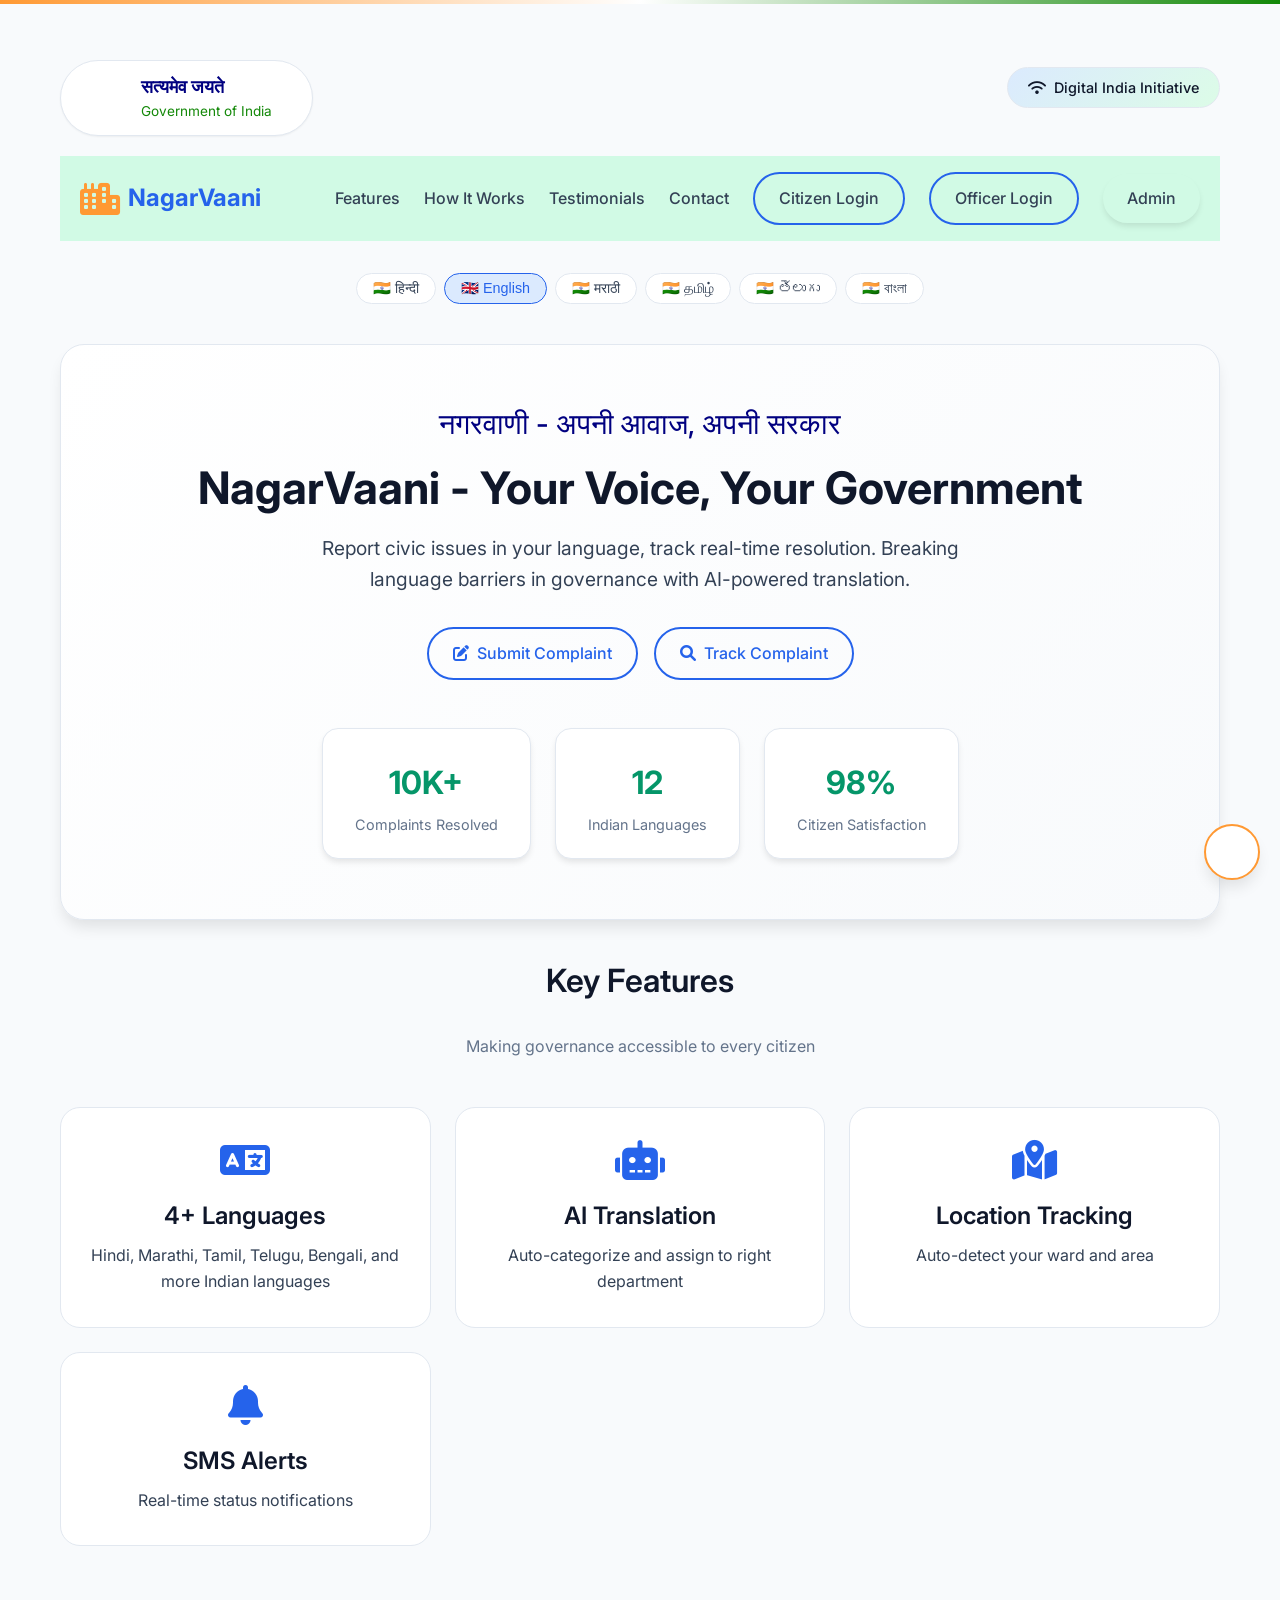
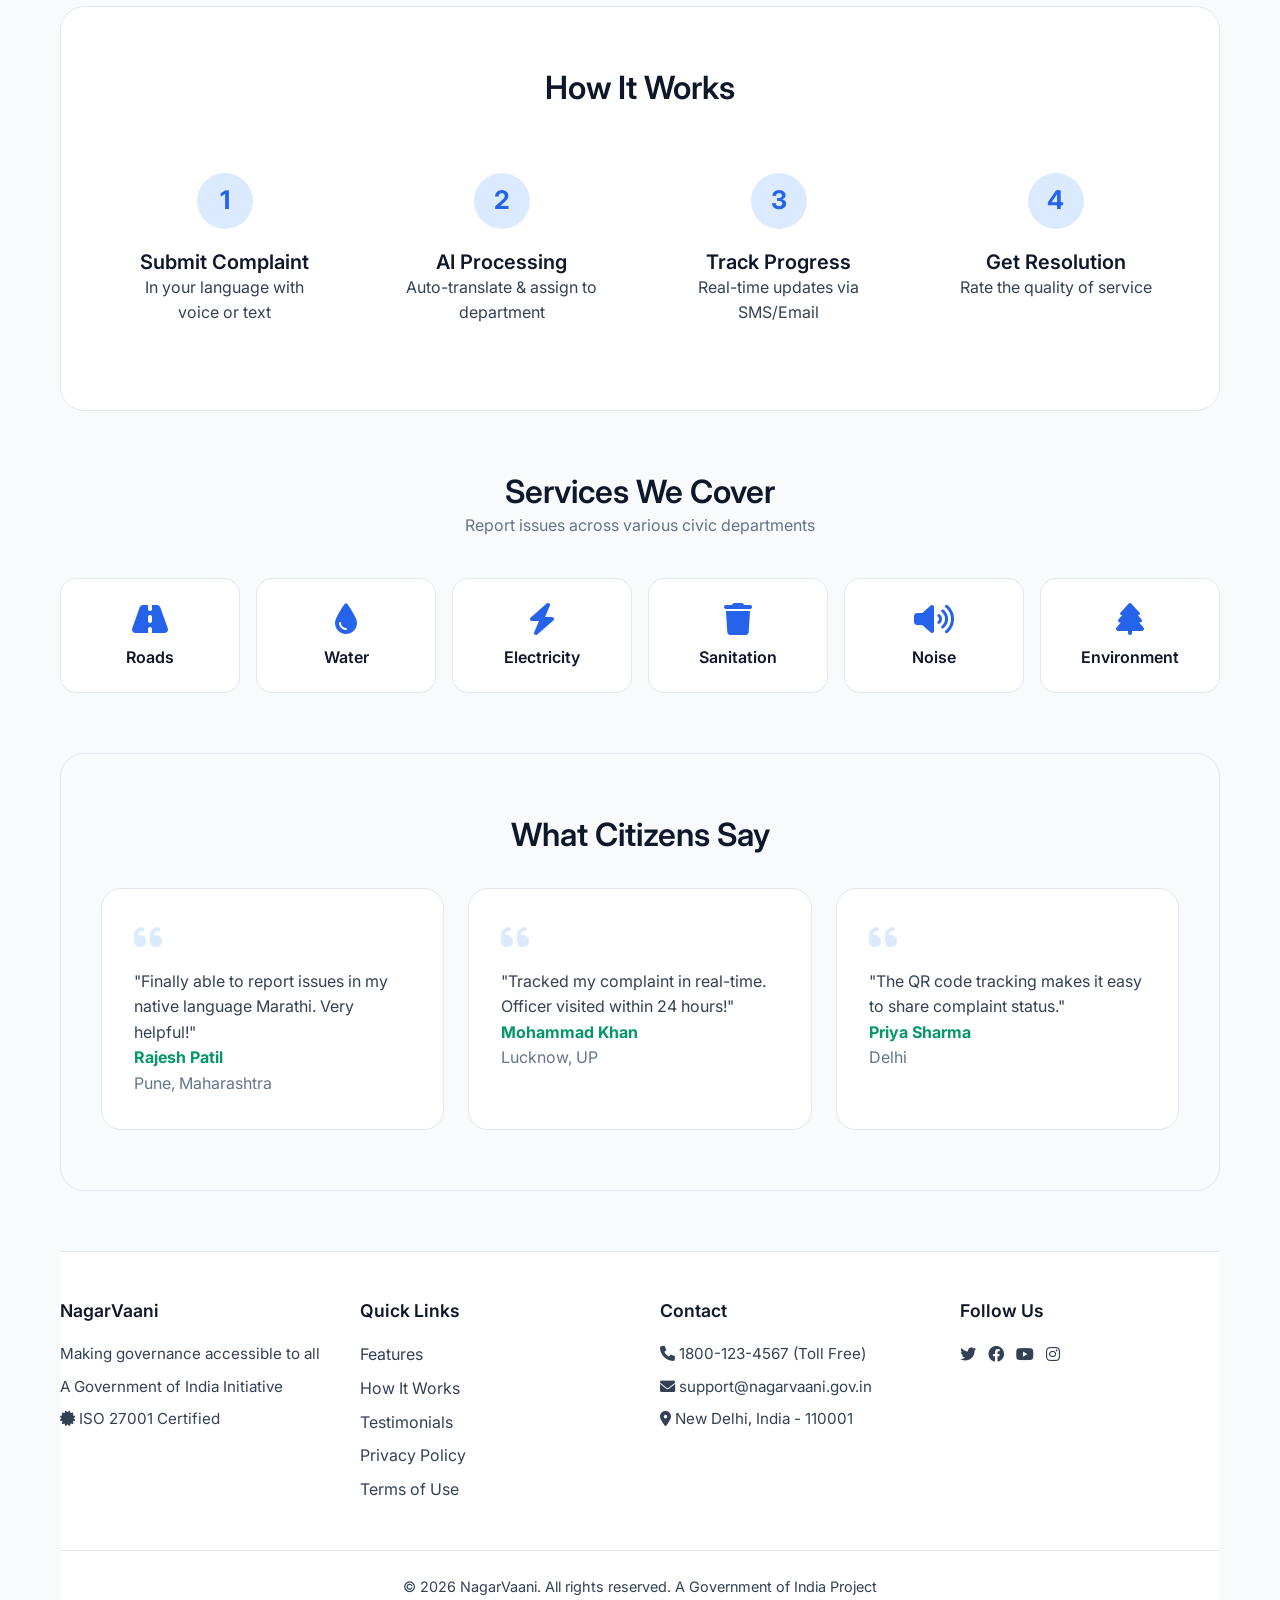
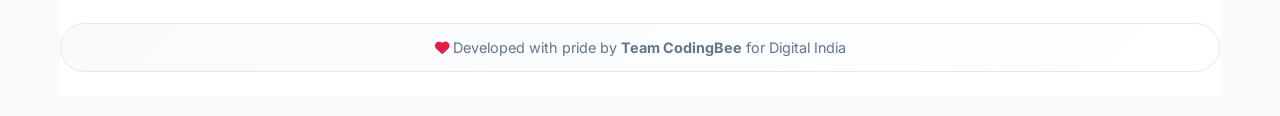
<file: index.html>
<!DOCTYPE html>
<html lang="en">
<head>
    <meta charset="UTF-8">
    <meta name="viewport" content="width=device-width, initial-scale=1.0">
    <title>NagarVaani - Government Citizen Grievance Portal</title>
    <!-- Supabase Configuration (CREATE THIS FILE) -->
    <script src="assets/js/config.js"></script>
    
    <!-- Supabase Client Helper -->
    <script src="assets/js/supabase-client.js"></script>
    <link rel="stylesheet" href="assets/css/main.css">
    <link rel="stylesheet" href="assets/css/components.css">
    <link href="https://fonts.googleapis.com/css2?family=Inter:wght@400;500;600;700&display=swap" rel="stylesheet">
    <link rel="stylesheet" href="https://cdnjs.cloudflare.com/ajax/libs/font-awesome/6.0.0-beta3/css/all.min.css">
    <style>
        /* Landing page specific styles */
        .landing-container {
            max-width: 1200px;
            margin: 0 auto;
            padding: 20px;
        }

        .gov-header-strip {
            background: linear-gradient(90deg, #FF9933 0%, #ffffff 50%, #138808 100%);
            height: 4px;
            width: 100%;
            position: fixed;
            top: 0;
            left: 0;
            z-index: 1000;
        }

        .gov-emblem {
            display: flex;
            align-items: center;
            gap: 40px;
            padding: 12px 40px;
            background: white;
            border-radius: 40px;
            box-shadow: var(--shadow-sm);
            border: 1px solid var(--border-light);
            margin-top: 20px;
        }

        .gov-emblem i {
            font-size: 2.2rem;
            color: #000080;
        }

        .gov-emblem-text {
            font-size: 1.1rem;
            font-weight: 600;
            color: #000080;
        }

        .gov-emblem-subtext {
            font-size: 0.85rem;
            color: #138808;
        }

        .digital-india {
            background: linear-gradient(135deg, #dbeafe, #dcfce7);
            padding: 8px 20px;
            border-radius: 40px;
            font-size: 0.9rem;
            font-weight: 500;
            display: inline-flex;
            align-items: center;
            gap: 8px;
            border: 1px solid var(--border-light);
        }

        .hero {
            background: linear-gradient(135deg, white, #f8fafc);
            border: 1px solid var(--border-light);
            border-radius: 24px;
            padding: 60px 40px;
            margin: 40px 0;
            box-shadow: var(--shadow-lg);
            text-align: center;
        }

        .hero h1 {
            color: #0f172a;
            font-size: 2.8rem;
            font-weight: 700;
            margin-bottom: 16px;
        }

        .hero h1:first-of-type {
            color: #000080;
            font-size: 1.8rem;
            font-weight: 500;
        }

        .hero p {
            color: #334155;
            font-size: 1.2rem;
            max-width: 700px;
            margin: 0 auto 32px;
        }

        .hero-buttons {
            display: flex;
            gap: 16px;
            justify-content: center;
        }

        .hero-stats {
            display: flex;
            justify-content: center;
            gap: 24px;
            margin-top: 48px;
            flex-wrap: wrap;
        }

        .hero-stats .stat {
            background: white;
            padding: 20px 32px;
            border-radius: 16px;
            border: 1px solid var(--border-light);
            box-shadow: var(--shadow-md);
            min-width: 160px;
        }

        .stat-number {
            display: block;
            font-size: 2rem;
            font-weight: 700;
            color: #059669;
        }

        .stat-label {
            font-size: 0.9rem;
            color: #64748b;
        }

        .features-grid {
            display: grid;
            grid-template-columns: repeat(auto-fit, minmax(280px, 1fr));
            gap: 24px;
            margin: 48px 0;
        }

        .feature-card {
            background: white;
            border: 1px solid var(--border-light);
            border-radius: 20px;
            padding: 32px 24px;
            transition: all 0.2s ease;
            text-align: center;
        }

        .feature-card:hover {
            transform: translateY(-4px);
            box-shadow: var(--shadow-xl);
            border-color: #2563eb;
        }

        .feature-card i {
            font-size: 2.5rem;
            color: #2563eb;
            margin-bottom: 20px;
        }

        .feature-card h3 {
            color: #0f172a;
            margin-bottom: 12px;
        }

        .feature-card p {
            color: #334155;
            line-height: 1.6;
        }

        .how-it-works {
            background: white;
            border-radius: 24px;
            padding: 60px 40px;
            margin: 60px 0;
            border: 1px solid var(--border-light);
            text-align: center;
        }

        .steps {
            display: grid;
            grid-template-columns: repeat(auto-fit, minmax(200px, 1fr));
            gap: 30px;
            margin-top: 40px;
        }

        .step {
            padding: 24px;
        }

        .step-number {
            width: 56px;
            height: 56px;
            background: #dbeafe;
            color: #2563eb;
            border-radius: 50%;
            display: flex;
            align-items: center;
            justify-content: center;
            font-size: 1.6rem;
            font-weight: 700;
            margin: 0 auto 20px;
        }

        .testimonials {
            background: #f8fafc;
            border-radius: 24px;
            padding: 60px 40px;
            margin: 60px 0;
            border: 1px solid var(--border-light);
        }

        .testimonial-grid {
            display: grid;
            grid-template-columns: repeat(auto-fit, minmax(300px, 1fr));
            gap: 24px;
        }

        .testimonial-card {
            background: white;
            border-radius: 20px;
            padding: 32px;
            border: 1px solid var(--border-light);
        }

        .testimonial-card i {
            color: #dbeafe;
            font-size: 2rem;
            margin-bottom: 16px;
        }

        .testimonial-author strong {
            color: #059669;
            display: block;
        }

        .service-grid {
            display: grid;
            grid-template-columns: repeat(auto-fit, minmax(150px, 1fr));
            gap: 16px;
            margin: 40px 0;
        }

        .service-item {
            background: white;
            padding: 24px;
            border-radius: 16px;
            border: 1px solid var(--border-light);
            text-align: center;
            transition: all 0.2s ease;
        }

        .service-item:hover {
            border-color: #2563eb;
            box-shadow: var(--shadow-md);
        }

        .service-item i {
            font-size: 2rem;
            color: #2563eb;
            margin-bottom: 12px;
        }

        .service-item h4 {
            color: #0f172a;
            font-size: 1rem;
        }

        .lang-selector {
            display: flex;
            gap: 8px;
            justify-content: center;
            margin: 24px 0;
            flex-wrap: wrap;
        }

        .lang-btn {
            padding: 6px 16px;
            border: 1px solid var(--border-light);
            background: white;
            border-radius: 30px;
            color: #334155;
            cursor: pointer;
            transition: all 0.2s ease;
            font-size: 0.9rem;
        }

        .lang-btn:hover {
            background: #dbeafe;
            border-color: #2563eb;
            color: #2563eb;
        }

        .gov-seal {
            position: fixed;
            bottom: 20px;
            right: 20px;
            width: 56px;
            height: 56px;
            background: white;
            border-radius: 50%;
            display: flex;
            align-items: center;
            justify-content: center;
            box-shadow: var(--shadow-lg);
            border: 2px solid #FF9933;
            z-index: 100;
            cursor: pointer;
            transition: all 0.2s ease;
        }

        .gov-seal i {
            font-size: 2rem;
            color: #000080;
        }

        .gov-seal:hover {
            transform: rotate(5deg);
        }

        @media (max-width: 768px) {
            .hero h1 {
                font-size: 2rem;
            }
            
            .hero h1:first-of-type {
                font-size: 1.4rem;
            }
            
            .hero-stats .stat {
                min-width: 140px;
            }
        }
    </style>
</head>
<body>
    <div class="gov-header-strip"></div>

    <div class="gov-seal">
        <i class="fas fa-ashoka-chakra"></i>
    </div>

    <div class="offline-indicator">
        <i class="fas fa-wifi-slash"></i> You are offline
    </div>

    <div class="landing-container">
        <div style="display: flex; justify-content: space-between; align-items: center; margin: 20px 0; flex-wrap: wrap; gap: 16px;">
            <div class="gov-emblem">
                <i class="fas fa-ashoka-chakra"></i>
                <div>
                    <div class="gov-emblem-text">सत्यमेव जयते</div>
                    <div class="gov-emblem-subtext">Government of India</div>
                </div>
            </div>
            <div class="digital-india">
                <i class="fas fa-wifi"></i> Digital India Initiative
            </div>
        </div>

        <nav class="navbar">
            <div class="logo">
                <i class="fas fa-city"></i>
                <span>NagarVaani</span>
            </div>
            <div class="nav-links">
                <a href="#features">Features</a>
                <a href="#how-it-works">How It Works</a>
                <a href="#testimonials">Testimonials</a>
                <a href="#contact">Contact</a>
                <a href="pages/citizen/login.html" class="btn-outline">Citizen Login</a>
                <a href="pages/officer/login.html" class="btn-outline">Officer Login</a>
                <a href="pages/admin/login.html" class="btn-primary">Admin</a>
            </div>
            <button class="mobile-menu-btn" id="mobileMenuBtn">
                <i class="fas fa-bars"></i>
            </button>
        </nav>

        <div class="lang-selector">
            <button class="lang-btn" data-lang="hi">🇮🇳 हिन्दी</button>
            <button class="lang-btn" data-lang="en">🇬🇧 English</button>
            <button class="lang-btn" data-lang="mr">🇮🇳 मराठी</button>
            <button class="lang-btn" data-lang="ta">🇮🇳 தமிழ்</button>
            <button class="lang-btn" data-lang="te">🇮🇳 తెలుగు</button>
            <button class="lang-btn" data-lang="bn">🇮🇳 বাংলা</button>
        </div>
        
        <main>
            <section class="hero">
                <h1>नगरवाणी - अपनी आवाज, अपनी सरकार</h1>
                <h1>NagarVaani - Your Voice, Your Government</h1>
                <p>Report civic issues in your language, track real-time resolution. Breaking language barriers in governance with AI-powered translation.</p>
                
                <div class="hero-buttons">
                    <a href="pages/citizen/submit-complaint.html" class="btn-outline">
                        <i class="fas fa-edit"></i> Submit Complaint
                    </a>
                    <a href="pages/citizen/track-complaint.html" class="btn-outline">
                        <i class="fas fa-search"></i> Track Complaint
                    </a>
                </div>
                
                <div class="hero-stats">
                    <div class="stat">
                        <span class="stat-number">10K+</span>
                        <span class="stat-label">Complaints Resolved</span>
                    </div>
                    <div class="stat">
                        <span class="stat-number">12</span>
                        <span class="stat-label">Indian Languages</span>
                    </div>
                    <div class="stat">
                        <span class="stat-number">98%</span>
                        <span class="stat-label">Citizen Satisfaction</span>
                    </div>
                </div>
            </section>

            <section id="features">
                <h2 class="text-center mb-4" style="color: #0f172a;">Key Features</h2>
                <p class="text-center text-muted mb-5">Making governance accessible to every citizen</p>
                
                <div class="features-grid">
                    <div class="feature-card">
                        <i class="fas fa-language"></i>
                        <h3>4+ Languages</h3>
                        <p>Hindi, Marathi, Tamil, Telugu, Bengali, and more Indian languages</p>
                    </div>
                   
                    <div class="feature-card">
                        <i class="fas fa-robot"></i>
                        <h3>AI Translation</h3>
                        <p>Auto-categorize and assign to right department</p>
                    </div>
                   
                    <div class="feature-card">
                        <i class="fas fa-map-marked-alt"></i>
                        <h3>Location Tracking</h3>
                        <p>Auto-detect your ward and area</p>
                    </div>
                    <div class="feature-card">
                        <i class="fas fa-bell"></i>
                        <h3>SMS Alerts</h3>
                        <p>Real-time status notifications</p>
                    </div>
                </div>
            </section>

            <section class="how-it-works" id="how-it-works">
                <h2 style="color: #0f172a;">How It Works</h2>
                <div class="steps">
                    <div class="step">
                        <div class="step-number">1</div>
                        <h4>Submit Complaint</h4>
                        <p>In your language with voice or text</p>
                    </div>
                    <div class="step">
                        <div class="step-number">2</div>
                        <h4>AI Processing</h4>
                        <p>Auto-translate & assign to department</p>
                    </div>
                    <div class="step">
                        <div class="step-number">3</div>
                        <h4>Track Progress</h4>
                        <p>Real-time updates via SMS/Email</p>
                    </div>
                    <div class="step">
                        <div class="step-number">4</div>
                        <h4>Get Resolution</h4>
                        <p>Rate the quality of service</p>
                    </div>
                </div>
            </section>

            <section class="text-center">
                <h2 style="color: #0f172a;">Services We Cover</h2>
                <p class="text-muted mb-4">Report issues across various civic departments</p>
                
                <div class="service-grid">
                    <div class="service-item">
                        <i class="fas fa-road"></i>
                        <h4>Roads</h4>
                    </div>
                    <div class="service-item">
                        <i class="fas fa-tint"></i>
                        <h4>Water</h4>
                    </div>
                    <div class="service-item">
                        <i class="fas fa-bolt"></i>
                        <h4>Electricity</h4>
                    </div>
                    <div class="service-item">
                        <i class="fas fa-trash"></i>
                        <h4>Sanitation</h4>
                    </div>
                    <div class="service-item">
                        <i class="fas fa-volume-up"></i>
                        <h4>Noise</h4>
                    </div>
                    <div class="service-item">
                        <i class="fas fa-tree"></i>
                        <h4>Environment</h4>
                    </div>
                </div>
            </section>

            <section class="testimonials" id="testimonials">
                <h2 class="text-center mb-4" style="color: #0f172a;">What Citizens Say</h2>
                <div class="testimonial-grid">
                    <div class="testimonial-card">
                        <i class="fas fa-quote-left"></i>
                        <p>"Finally able to report issues in my native language Marathi. Very helpful!"</p>
                        <div class="testimonial-author">
                            <strong>Rajesh Patil</strong>
                            <span class="text-muted">Pune, Maharashtra</span>
                        </div>
                    </div>
                    <div class="testimonial-card">
                        <i class="fas fa-quote-left"></i>
                        <p>"Tracked my complaint in real-time. Officer visited within 24 hours!"</p>
                        <div class="testimonial-author">
                            <strong>Mohammad Khan</strong>
                            <span class="text-muted">Lucknow, UP</span>
                        </div>
                    </div>
                    <div class="testimonial-card">
                        <i class="fas fa-quote-left"></i>
                        <p>"The QR code tracking makes it easy to share complaint status."</p>
                        <div class="testimonial-author">
                            <strong>Priya Sharma</strong>
                            <span class="text-muted">Delhi</span>
                        </div>
                    </div>
                </div>
            </section>
        </main>

        <footer id="contact">
            <div class="footer-content">
                <div class="footer-section">
                    <h4>NagarVaani</h4>
                    <p>Making governance accessible to all</p>
                    <p>A Government of India Initiative</p>
                    <p><i class="fas fa-certificate"></i> ISO 27001 Certified</p>
                </div>
                <div class="footer-section">
                    <h4>Quick Links</h4>
                    <a href="#features">Features</a>
                    <a href="#how-it-works">How It Works</a>
                    <a href="#testimonials">Testimonials</a>
                    <a href="#">Privacy Policy</a>
                    <a href="#">Terms of Use</a>
                </div>
                <div class="footer-section">
                    <h4>Contact</h4>
                    <p><i class="fas fa-phone"></i> 1800-123-4567 (Toll Free)</p>
                    <p><i class="fas fa-envelope"></i> support@nagarvaani.gov.in</p>
                    <p><i class="fas fa-map-marker-alt"></i> New Delhi, India - 110001</p>
                </div>
                <div class="footer-section">
                    <h4>Follow Us</h4>
                    <div style="display: flex; gap: 12px;">
                        <a href="#"><i class="fab fa-twitter"></i></a>
                        <a href="#"><i class="fab fa-facebook"></i></a>
                        <a href="#"><i class="fab fa-youtube"></i></a>
                        <a href="#"><i class="fab fa-instagram"></i></a>
                    </div>
                </div>
            </div>
            <div class="footer-bottom">
                <p>&copy; 2026 NagarVaani. All rights reserved. A Government of India Project</p>
                <div class="dev-credit">
                    <i class="fas fa-heart"></i> Developed with pride by <strong>Team CodingBee</strong> for Digital India
                </div>
            </div>
        </footer>
    </div>

    <script src="assets/js/main.js"></script>
    <script>
        // Mobile menu toggle
        document.getElementById('mobileMenuBtn').addEventListener('click', function() {
            document.querySelector('.nav-links').classList.toggle('show');
        });

        // Language selector
        /*document.querySelectorAll('.lang-btn').forEach(btn => {
            btn.addEventListener('click', function() {
                document.querySelectorAll('.lang-btn').forEach(b => b.style.background = 'white');
                this.style.background = '#dbeafe';
                this.style.borderColor = '#2563eb';
            });
        });*/

        // Smooth scroll
        document.querySelectorAll('a[href^="#"]').forEach(anchor => {
            anchor.addEventListener('click', function(e) {
                e.preventDefault();
                const target = document.querySelector(this.getAttribute('href'));
                if (target) {
                    target.scrollIntoView({ behavior: 'smooth' });
                }
            });
        });
    </script>
</body>
</html>
</file>
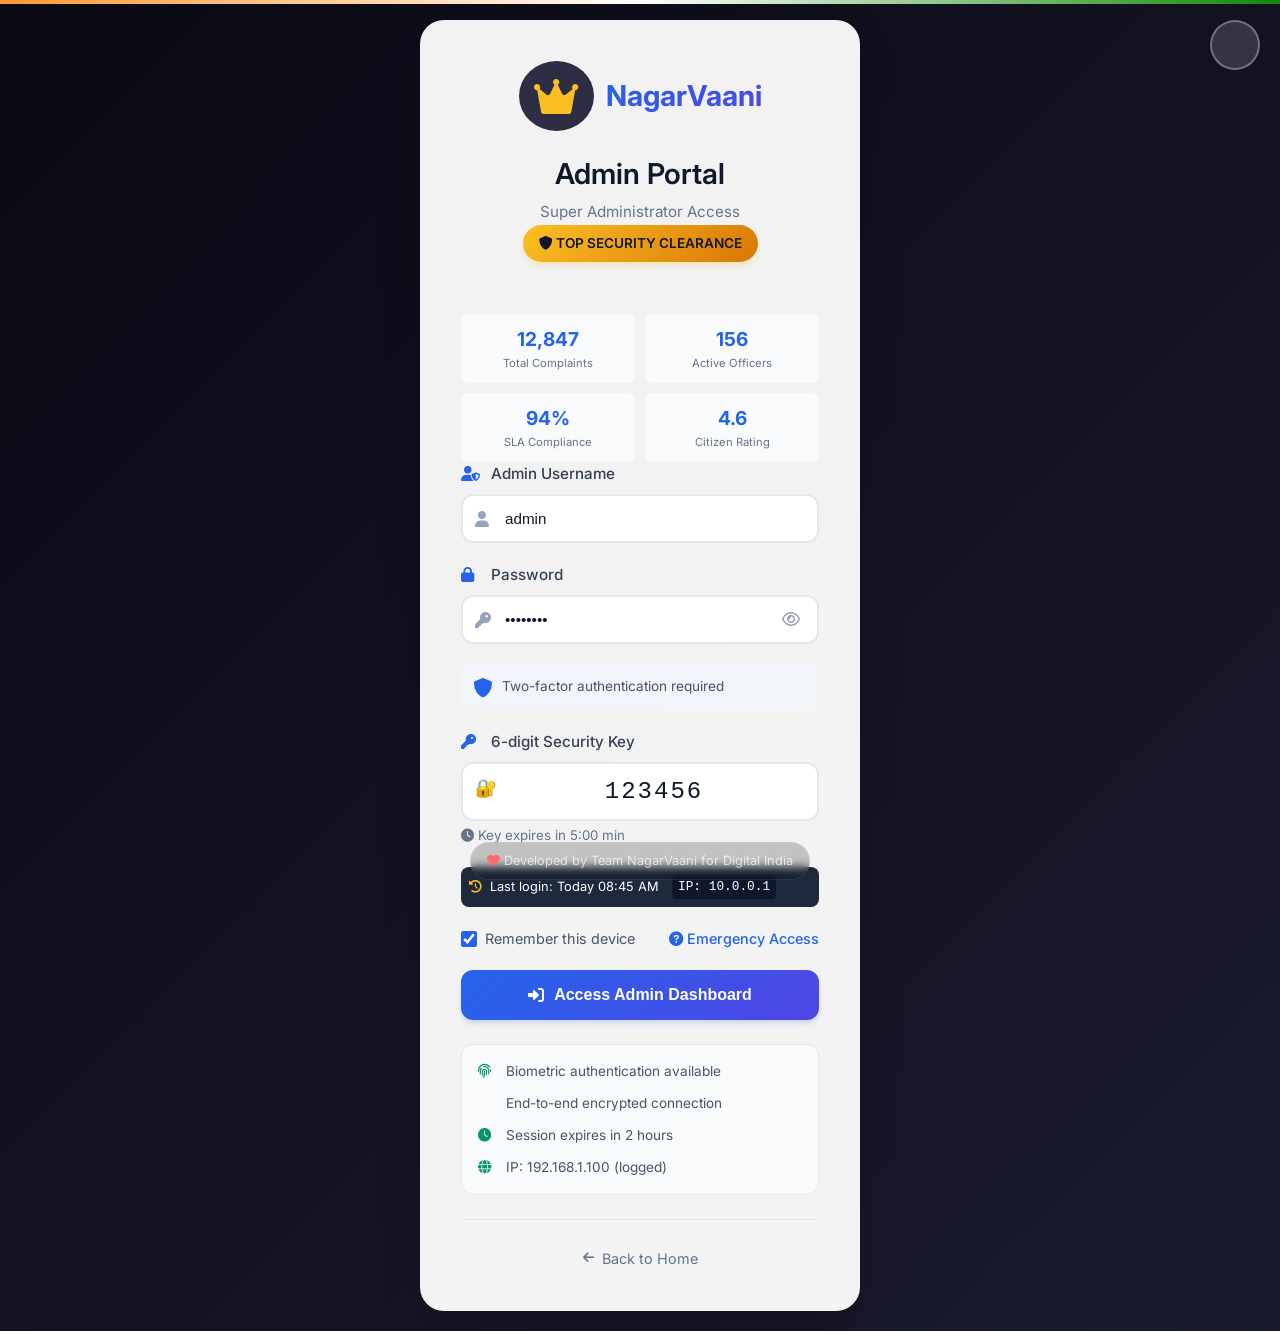
<file: pages/admin/login.html>
<!DOCTYPE html>
<html lang="en">
<head>
    <meta charset="UTF-8">
    <meta name="viewport" content="width=device-width, initial-scale=1.0">
    <title>Admin Login - NagarVaani</title>
    <link rel="stylesheet" href="../../assets/css/main.css">
    <link rel="stylesheet" href="../../assets/css/components.css">
    <link rel="stylesheet" href="../../assets/css/login.css">
    <link href="https://fonts.googleapis.com/css2?family=Inter:wght@400;500;600;700&display=swap" rel="stylesheet">
    <link rel="stylesheet" href="https://cdnjs.cloudflare.com/ajax/libs/font-awesome/6.0.0-beta3/css/all.min.css">
    <style>
        /* Admin-specific additional styles */
        .login-container.admin {
            background: linear-gradient(135deg, #0a0a14, #1a1a2e);
        }

        .login-container.admin .login-card {
            border: 1px solid rgba(255, 255, 255, 0.1);
            background: rgba(255, 255, 255, 0.95);
            backdrop-filter: blur(10px);
        }

        .admin-badge {
            background: linear-gradient(135deg, #fbbf24, #d97706);
            color: #0f172a;
            padding: 8px 16px;
            border-radius: 30px;
            font-weight: 600;
            font-size: 0.85rem;
            display: inline-block;
            margin-bottom: 20px;
            box-shadow: 0 4px 6px -1px rgba(251, 191, 36, 0.3);
        }

        .security-key-group {
            position: relative;
            margin-top: 20px;
        }

        .security-key-group::before {
            content: '🔐';
            position: absolute;
            left: 14px;
            top: 50%;
            transform: translateY(-50%);
            font-size: 1.1rem;
            z-index: 1;
        }

        .security-key-group input {
            padding-left: 42px;
            font-family: monospace;
            letter-spacing: 2px;
            font-size: 1.2rem;
            text-align: center;
        }

        .two-factor-info {
            display: flex;
            align-items: center;
            gap: 10px;
            padding: 12px;
            background: #f1f5f9;
            border-radius: 8px;
            margin: 15px 0;
            font-size: 0.85rem;
            color: #475569;
        }

        .two-factor-info i {
            color: #2563eb;
            font-size: 1.2rem;
        }

        .system-stats {
            display: grid;
            grid-template-columns: repeat(2, 1fr);
            gap: 10px;
            margin-top: 15px;
        }

        .system-stat {
            background: #f8fafc;
            padding: 10px;
            border-radius: 8px;
            text-align: center;
        }

        .system-stat-value {
            font-size: 1.2rem;
            font-weight: 700;
            color: #2563eb;
        }

        .system-stat-label {
            font-size: 0.7rem;
            color: #64748b;
        }

        .last-login {
            display: flex;
            align-items: center;
            gap: 8px;
            padding: 8px;
            background: #1e293b;
            color: white;
            border-radius: 8px;
            font-size: 0.8rem;
            margin-top: 15px;
        }

        .last-login i {
            color: #fbbf24;
        }

        .ip-address {
            font-family: monospace;
            background: #0f172a;
            padding: 2px 6px;
            border-radius: 4px;
            margin-left: 5px;
        }
    </style>
</head>
<body>
    <!-- Government Header Strip -->
    <div class="gov-header-strip"></div>

    <!-- Government Seal -->
    <div class="gov-seal">
        <i class="fas fa-ashoka-chakra"></i>
    </div>

    <!-- Loading Overlay -->
    <div class="loading-overlay" id="loadingOverlay">
        <div class="loading-spinner"></div>
    </div>

    <div class="login-container admin">
        <div class="login-card">
            <div class="login-header">
                <div class="logo">
                    <i class="fas fa-crown"></i>
                    <span>NagarVaani</span>
                </div>
                <h2>Admin Portal</h2>
                <p>Super Administrator Access</p>
                <div class="admin-badge">
                    <i class="fas fa-shield-alt"></i> TOP SECURITY CLEARANCE
                </div>
            </div>

            <!-- Alert Message -->
            <div class="alert" id="alertMessage">
                <i class="fas fa-info-circle"></i>
                <span id="alertText"></span>
            </div>

            <!-- System Stats -->
            <div class="system-stats">
                <div class="system-stat">
                    <div class="system-stat-value">12,847</div>
                    <div class="system-stat-label">Total Complaints</div>
                </div>
                <div class="system-stat">
                    <div class="system-stat-value">156</div>
                    <div class="system-stat-label">Active Officers</div>
                </div>
                <div class="system-stat">
                    <div class="system-stat-value">94%</div>
                    <div class="system-stat-label">SLA Compliance</div>
                </div>
                <div class="system-stat">
                    <div class="system-stat-value">4.6</div>
                    <div class="system-stat-label">Citizen Rating</div>
                </div>
            </div>

            <!-- Login Form -->
            <form class="login-form" id="adminLoginForm" data-role="admin">
                <div class="form-group">
                    <label for="username">
                        <i class="fas fa-user-shield"></i> Admin Username
                    </label>
                    <div class="input-wrapper">
                        <i class="fas fa-user input-icon"></i>
                        <input type="text" class="form-control" id="username" 
                            placeholder="Enter admin username" value="admin">
                    </div>
                </div>

                <div class="form-group">
                    <label for="password">
                        <i class="fas fa-lock"></i> Password
                    </label>
                    <div class="input-wrapper">
                        <i class="fas fa-key input-icon"></i>
                        <input type="password" class="form-control" id="password" 
                            placeholder="Enter admin password" value="admin123">
                        <button type="button" class="password-toggle" id="togglePassword">
                            <i class="far fa-eye"></i>
                        </button>
                    </div>
                </div>

                <!-- Two Factor Authentication -->
                <div class="two-factor-info">
                    <i class="fas fa-shield-alt"></i>
                    <span>Two-factor authentication required</span>
                </div>

                <div class="form-group security-key-group">
                    <label for="adminKey">
                        <i class="fas fa-key"></i> 6-digit Security Key
                    </label>
                    <div class="input-wrapper">
                        <input type="text" class="form-control" id="adminKey" 
                            placeholder="• • • • • •" maxlength="6" pattern="[0-9]{6}" 
                            value="123456" style="text-align: center; font-size: 1.5rem;">
                    </div>
                    <small style="color: #64748b; margin-top: 4px; display: block;">
                        <i class="fas fa-clock"></i> Key expires in 5:00 min
                    </small>
                </div>

                <!-- Last Login Info -->
                <div class="last-login">
                    <i class="fas fa-history"></i>
                    <span>Last login: Today 08:45 AM</span>
                    <span class="ip-address">IP: 10.0.0.1</span>
                </div>

                <div class="login-options">
                    <label class="remember-me">
                        <input type="checkbox" id="rememberMe" checked> 
                        <span>Remember this device</span>
                    </label>
                    <a href="#" class="forgot-password" id="forgotPassword">
                        <i class="fas fa-question-circle"></i> Emergency Access
                    </a>
                </div>

                <button type="submit" class="btn-login" id="loginBtn">
                    <i class="fas fa-sign-in-alt"></i>
                    <span>Access Admin Dashboard</span>
                </button>
            </form>

            <!-- Security Info -->
            <div class="security-info">
                <div class="security-item">
                    <i class="fas fa-fingerprint"></i>
                    <span>Biometric authentication available</span>
                </div>
                <div class="security-item">
                    <i class="fas fa-shield-halved"></i>
                    <span>End-to-end encrypted connection</span>
                </div>
                <div class="security-item">
                    <i class="fas fa-clock"></i>
                    <span>Session expires in 2 hours</span>
                </div>
                <div class="security-item">
                    <i class="fas fa-globe"></i>
                    <span>IP: 192.168.1.100 (logged)</span>
                </div>
            </div>

            <!-- Demo Credentials -->
            <!-- <div class="demo-credentials">
                <i class="fas fa-flask"></i> <strong>Demo Credentials:</strong><br>
                Username: admin | Password: admin123 | Security Key: 123456
                <div style="margin-top: 5px; font-size: 0.8rem;">
                    <i class="fas fa-keyboard"></i> Press Ctrl+Alt+A to autofill
                </div>
            </div> -->

            <div class="login-footer">
                <a href="../../index.html" class="back-link">
                    <i class="fas fa-arrow-left"></i> Back to Home
                </a>
            </div>
        </div>

        <!-- Developer Credit -->
        <div class="dev-credit">
            <i class="fas fa-heart"></i> Developed by Team NagarVaani for Digital India
        </div>
    </div>

    <script src="../../assets/js/main.js"></script>
    <script src="../../assets/js/auth.js"></script>
    <script>
        document.addEventListener('DOMContentLoaded', function() {
            // DOM Elements
            const togglePassword = document.getElementById('togglePassword');
            const passwordInput = document.getElementById('password');
            const adminKey = document.getElementById('adminKey');
            const loginForm = document.getElementById('adminLoginForm');
            const loginBtn = document.getElementById('loginBtn');
            const alertMessage = document.getElementById('alertMessage');
            const alertText = document.getElementById('alertText');
            const forgotPassword = document.getElementById('forgotPassword');

            // Toggle password visibility
            togglePassword.addEventListener('click', function() {
                const type = passwordInput.getAttribute('type') === 'password' ? 'text' : 'password';
                passwordInput.setAttribute('type', type);
                this.querySelector('i').classList.toggle('fa-eye');
                this.querySelector('i').classList.toggle('fa-eye-slash');
            });

            // Restrict admin key to numbers only
            adminKey.addEventListener('input', function() {
                this.value = this.value.replace(/[^0-9]/g, '').slice(0, 6);
            });

            // Show alert function
            function showAlert(message, type = 'error') {
                alertMessage.className = `alert show alert-${type}`;
                alertText.textContent = message;
                
                setTimeout(() => {
                    alertMessage.classList.remove('show');
                }, 5000);
            }

            // Countdown timer for security key
            let timeLeft = 300; // 5 minutes in seconds
            const timerInterval = setInterval(() => {
                const minutes = Math.floor(timeLeft / 60);
                const seconds = timeLeft % 60;
                document.querySelector('.security-key-group small').innerHTML = 
                    `<i class="fas fa-clock"></i> Key expires in ${minutes}:${seconds.toString().padStart(2, '0')} min`;
                
                if (timeLeft <= 0) {
                    clearInterval(timerInterval);
                    document.querySelector('.security-key-group small').innerHTML = 
                        '<i class="fas fa-exclamation-triangle" style="color: #dc2626;"></i> Key expired - Request new';
                }
                timeLeft--;
            }, 1000);

            // Form submission
            loginForm.addEventListener('submit', function(e) {
                e.preventDefault();

                const username = document.getElementById('username').value;
                const password = document.getElementById('password').value;
                const key = document.getElementById('adminKey').value;

                if (!username || !password) {
                    showAlert('Please fill in all fields', 'error');
                    return;
                }

                if (!key || key.length !== 6) {
                    showAlert('Please enter valid 6-digit security key', 'error');
                    return;
                }

                // Show loading
                loginBtn.classList.add('loading');
                loginBtn.innerHTML = '<i class="fas fa-spinner fa-spin"></i> Verifying credentials...';

                setTimeout(() => {
                    if (username === 'admin' && password === 'admin123' && key === '123456') {
                        showAlert('2FA verified! Access granted...', 'success');
                        
                        // Store admin session
                        const adminData = {
                            username: username,
                            loginTime: new Date().toISOString(),
                            sessionId: 'ADMIN-' + Date.now()
                        };
                        localStorage.setItem('nagarvaani_admin', JSON.stringify(adminData));

                        setTimeout(() => {
                            window.location.href = 'super-admin.html';
                        }, 1500);
                    } else {
                        showAlert('Invalid credentials. Use demo credentials.', 'error');
                        loginBtn.classList.remove('loading');
                        loginBtn.innerHTML = '<i class="fas fa-sign-in-alt"></i><span>Access Admin Dashboard</span>';
                    }
                }, 2000);
            });

            // Emergency access / Forgot password
            forgotPassword.addEventListener('click', function(e) {
                e.preventDefault();
                showAlert('Emergency access requested. Contact system administrator.', 'warning');
            });

            // Check for existing session
            const existingSession = localStorage.getItem('nagarvaani_admin');
            if (existingSession) {
                const session = JSON.parse(existingSession);
                const loginTime = new Date(session.loginTime);
                const now = new Date();
                const hoursDiff = (now - loginTime) / (1000 * 60 * 60);
                
                if (hoursDiff < 2) { // Session valid for 2 hours
                    if (confirm('You have an existing admin session. Continue?')) {
                        window.location.href = 'super-admin.html';
                    }
                }
            }

            // Keyboard shortcut (Ctrl+Alt+A for admin autofill)
            document.addEventListener('keydown', function(e) {
                if (e.ctrlKey && e.altKey && e.key === 'a') {
                    document.getElementById('username').value = 'admin';
                    document.getElementById('password').value = 'admin123';
                    document.getElementById('adminKey').value = '123456';
                    showAlert('Demo credentials autofilled!', 'success');
                }
            });

            // Add input animations
            document.querySelectorAll('.form-control').forEach(input => {
                input.addEventListener('focus', function() {
                    this.parentElement.style.transform = 'scale(1.02)';
                    this.parentElement.style.transition = 'transform 0.2s ease';
                });
                
                input.addEventListener('blur', function() {
                    this.parentElement.style.transform = 'scale(1)';
                });
            });

            // Simulate typing animation for demo
            const inputs = [
                { element: document.getElementById('username'), value: 'admin', delay: 500 },
                { element: document.getElementById('password'), value: 'admin123', delay: 1000 },
                { element: document.getElementById('adminKey'), value: '123456', delay: 1500 }
            ];

            inputs.forEach(item => {
                setTimeout(() => {
                    if (!item.element.value) {
                        item.element.value = item.value;
                        item.element.style.borderColor = '#059669';
                        setTimeout(() => {
                            item.element.style.borderColor = '#e2e8f0';
                        }, 1000);
                    }
                }, item.delay);
            });
        });
    </script>
</body>
</html>
</file>
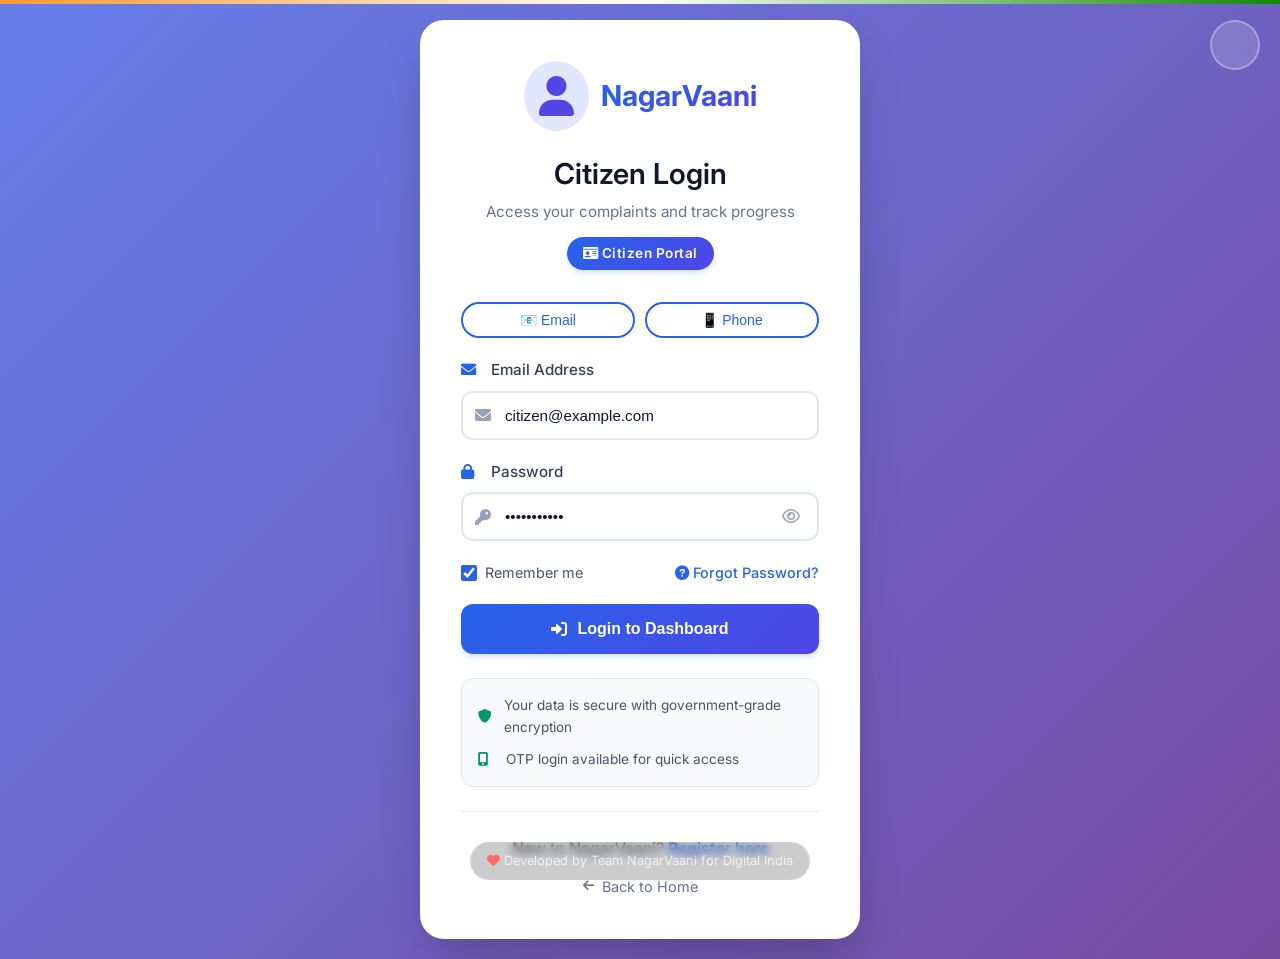
<file: pages/citizen/login.html>
<!DOCTYPE html>
<html lang="en">
<head>
    <meta charset="UTF-8">
    <meta name="viewport" content="width=device-width, initial-scale=1.0">
    <title>Citizen Login - NagarVaani</title>
    <link rel="stylesheet" href="../../assets/css/main.css">
    <link rel="stylesheet" href="../../assets/css/components.css">
    <link rel="stylesheet" href="../../assets/css/login.css">
    <link href="https://fonts.googleapis.com/css2?family=Inter:wght@400;500;600;700&display=swap" rel="stylesheet">
    <link rel="stylesheet" href="https://cdnjs.cloudflare.com/ajax/libs/font-awesome/6.0.0-beta3/css/all.min.css">
</head>
<body>
    <!-- Government Header Strip -->
    <div class="gov-header-strip"></div>

    <!-- Government Seal -->
    <div class="gov-seal">
        <i class="fas fa-ashoka-chakra"></i>
    </div>

    <!-- Loading Overlay -->
    <div class="loading-overlay" id="loadingOverlay">
        <div class="loading-spinner"></div>
    </div>

    <div class="login-container citizen">
        <div class="login-card">
            <div class="login-header">
                <div class="logo">
                    <i class="fas fa-user"></i>
                    <span>NagarVaani</span>
                </div>
                <h2>Citizen Login</h2>
                <p>Access your complaints and track progress</p>
                <div class="role-badge">
                    <i class="fas fa-id-card"></i> Citizen Portal
                </div>
            </div>

            <!-- Alert Message -->
            <div class="alert" id="alertMessage">
                <i class="fas fa-info-circle"></i>
                <span id="alertText"></span>
            </div>

            <!-- Login Form -->
            <form class="login-form" id="citizenLoginForm" data-role="citizen">
                <!-- Email/Phone Toggle -->
                <div class="form-group">
                    <div style="display: flex; gap: 10px; margin-bottom: 15px;">
                        <button type="button" class="btn-outline btn-small" id="emailTab" style="flex: 1;">📧 Email</button>
                        <button type="button" class="btn-outline btn-small" id="phoneTab" style="flex: 1;">📱 Phone</button>
                    </div>
                </div>

                <!-- Email Login (Default) -->
                <div id="emailLogin">
                    <div class="form-group">
                        <label for="email">
                            <i class="fas fa-envelope"></i> Email Address
                        </label>
                        <div class="input-wrapper">
                            <i class="fas fa-envelope input-icon"></i>
                            <input type="email" class="form-control" id="email" 
                                placeholder="Enter your email" value="citizen@example.com">
                        </div>
                    </div>

                    <div class="form-group">
                        <label for="password">
                            <i class="fas fa-lock"></i> Password
                        </label>
                        <div class="input-wrapper">
                            <i class="fas fa-key input-icon"></i>
                            <input type="password" class="form-control" id="password" 
                                placeholder="Enter your password" value="password123">
                            <button type="button" class="password-toggle" id="togglePassword">
                                <i class="far fa-eye"></i>
                            </button>
                        </div>
                    </div>
                </div>

                <!-- Phone Login (Hidden by default) -->
                <div id="phoneLogin" style="display: none;">
                    <div class="form-group">
                        <label for="phone">
                            <i class="fas fa-phone"></i> Mobile Number
                        </label>
                        <div class="input-wrapper">
                            <i class="fas fa-phone input-icon"></i>
                            <input type="tel" class="form-control" id="phone" 
                                placeholder="Enter 10-digit mobile number" maxlength="10" pattern="[0-9]{10}">
                        </div>
                    </div>

                    <button type="button" class="btn-outline" id="sendOtpBtn" style="width: 100%; margin-bottom: 10px;">
                        <i class="fas fa-paper-plane"></i> Send OTP
                    </button>

                    <div class="otp-section" id="otpSection">
                        <div class="form-group">
                            <label for="otp">
                                <i class="fas fa-key"></i> Enter OTP
                            </label>
                            <div class="input-wrapper">
                                <i class="fas fa-lock input-icon"></i>
                                <input type="text" class="form-control" id="otp" 
                                    placeholder="6-digit OTP" maxlength="6" pattern="[0-9]{6}">
                            </div>
                        </div>
                        <button type="button" class="btn-primary" id="verifyOtpBtn" style="width: 100%;">
                            <i class="fas fa-check-circle"></i> Verify & Login
                        </button>
                    </div>
                </div>

                <div class="login-options">
                    <label class="remember-me">
                        <input type="checkbox" id="rememberMe" checked> 
                        <span>Remember me</span>
                    </label>
                    <a href="#" class="forgot-password" id="forgotPassword">
                        <i class="fas fa-question-circle"></i> Forgot Password?
                    </a>
                </div>

                <button type="submit" class="btn-login" id="loginBtn">
                    <i class="fas fa-sign-in-alt"></i>
                    <span>Login to Dashboard</span>
                </button>
            </form>

        

            <!-- Security Info -->
            <div class="security-info">
                <div class="security-item">
                    <i class="fas fa-shield-alt"></i>
                    <span>Your data is secure with government-grade encryption</span>
                </div>
                <div class="security-item">
                    <i class="fas fa-mobile-alt"></i>
                    <span>OTP login available for quick access</span>
                </div>
            </div>

            <!-- Register Link -->
            <div class="login-footer">
                <p style="margin-bottom: 10px;">New to NagarVaani? 
                    <a href="#" style="color: #2563eb; text-decoration: none; font-weight: 600;">Register here</a>
                </p>
                <a href="../../index.html" class="back-link">
                    <i class="fas fa-arrow-left"></i> Back to Home
                </a>
            </div>
        </div>

        <!-- Developer Credit -->
        <div class="dev-credit">
            <i class="fas fa-heart"></i> Developed by Team NagarVaani for Digital India
        </div>
    </div>

    <script src="../../assets/js/main.js"></script>
    <script src="../../assets/js/auth.js"></script>
    <script>
        document.addEventListener('DOMContentLoaded', function() {
            // DOM Elements
            const emailTab = document.getElementById('emailTab');
            const phoneTab = document.getElementById('phoneTab');
            const emailLogin = document.getElementById('emailLogin');
            const phoneLogin = document.getElementById('phoneLogin');
            const togglePassword = document.getElementById('togglePassword');
            const passwordInput = document.getElementById('password');
            const sendOtpBtn = document.getElementById('sendOtpBtn');
            const verifyOtpBtn = document.getElementById('verifyOtpBtn');
            const otpSection = document.getElementById('otpSection');
            const loginForm = document.getElementById('citizenLoginForm');
            const loginBtn = document.getElementById('loginBtn');
            const alertMessage = document.getElementById('alertMessage');
            const alertText = document.getElementById('alertText');
            const forgotPassword = document.getElementById('forgotPassword');

            // Tab switching
            emailTab.addEventListener('click', function() {
                emailTab.classList.add('btn-primary');
                emailTab.classList.remove('btn-outline');
                phoneTab.classList.add('btn-outline');
                phoneTab.classList.remove('btn-primary');
                emailLogin.style.display = 'block';
                phoneLogin.style.display = 'none';
            });

            phoneTab.addEventListener('click', function() {
                phoneTab.classList.add('btn-primary');
                phoneTab.classList.remove('btn-outline');
                emailTab.classList.add('btn-outline');
                emailTab.classList.remove('btn-primary');
                emailLogin.style.display = 'none';
                phoneLogin.style.display = 'block';
            });

            // Toggle password visibility
            togglePassword.addEventListener('click', function() {
                const type = passwordInput.getAttribute('type') === 'password' ? 'text' : 'password';
                passwordInput.setAttribute('type', type);
                this.querySelector('i').classList.toggle('fa-eye');
                this.querySelector('i').classList.toggle('fa-eye-slash');
            });

            // Restrict phone input to numbers only
            document.getElementById('phone').addEventListener('input', function() {
                this.value = this.value.replace(/[^0-9]/g, '').slice(0, 10);
            });

            // Restrict OTP to numbers only
            document.getElementById('otp').addEventListener('input', function() {
                this.value = this.value.replace(/[^0-9]/g, '').slice(0, 6);
            });

            // Show alert function
            function showAlert(message, type = 'error') {
                alertMessage.className = `alert show alert-${type}`;
                alertText.textContent = message;
                
                setTimeout(() => {
                    alertMessage.classList.remove('show');
                }, 5000);
            }

            // Send OTP
            sendOtpBtn.addEventListener('click', function() {
                const phone = document.getElementById('phone').value;
                
                if (!phone || phone.length !== 10) {
                    showAlert('Please enter valid 10-digit mobile number', 'error');
                    return;
                }

                this.innerHTML = '<i class="fas fa-spinner fa-spin"></i> Sending...';
                this.disabled = true;

                setTimeout(() => {
                    this.innerHTML = '<i class="fas fa-paper-plane"></i> Resend OTP';
                    this.disabled = false;
                    otpSection.classList.add('show');
                    showAlert('OTP sent to ' + phone, 'success');
                }, 2000);
            });

            // Verify OTP
            verifyOtpBtn.addEventListener('click', function() {
                const otp = document.getElementById('otp').value;
                
                if (!otp || otp.length !== 6) {
                    showAlert('Please enter valid 6-digit OTP', 'error');
                    return;
                }

                if (otp === '123456') {
                    showAlert('OTP verified! Logging in...', 'success');
                    setTimeout(() => {
                        window.location.href = 'my-dashboard.html';
                    }, 1500);
                } else {
                    showAlert('Invalid OTP. Use 123456 for demo.', 'error');
                }
            });

            // Form submission
            loginForm.addEventListener('submit', function(e) {
                e.preventDefault();

                const email = document.getElementById('email').value;
                const password = document.getElementById('password').value;

                if (!email || !password) {
                    showAlert('Please fill in all fields', 'error');
                    return;
                }

                // Show loading
                loginBtn.classList.add('loading');
                loginBtn.innerHTML = '<i class="fas fa-spinner fa-spin"></i> Logging in...';

                setTimeout(() => {
                    if (email === 'citizen@example.com' && password === 'password123') {
                        showAlert('Login successful! Redirecting...', 'success');
                        setTimeout(() => {
                            window.location.href = 'my-dashboard.html';
                        }, 1500);
                    } else {
                        showAlert('Invalid credentials. Use demo credentials.', 'error');
                        loginBtn.classList.remove('loading');
                        loginBtn.innerHTML = '<i class="fas fa-sign-in-alt"></i><span>Login to Dashboard</span>';
                    }
                }, 2000);
            });

            // Forgot password
            forgotPassword.addEventListener('click', function(e) {
                e.preventDefault();
                showAlert('Password reset link sent to your email', 'info');
            });

            // Check for saved credentials
            if (localStorage.getItem('nagarvaani_remember')) {
                document.getElementById('email').value = 'citizen@example.com';
                document.getElementById('rememberMe').checked = true;
            }

            // Add input animations
            document.querySelectorAll('.form-control').forEach(input => {
                input.addEventListener('focus', function() {
                    this.parentElement.style.transform = 'scale(1.02)';
                });
                
                input.addEventListener('blur', function() {
                    this.parentElement.style.transform = 'scale(1)';
                });
            });
        });
    </script>
</body>
</html>
</file>
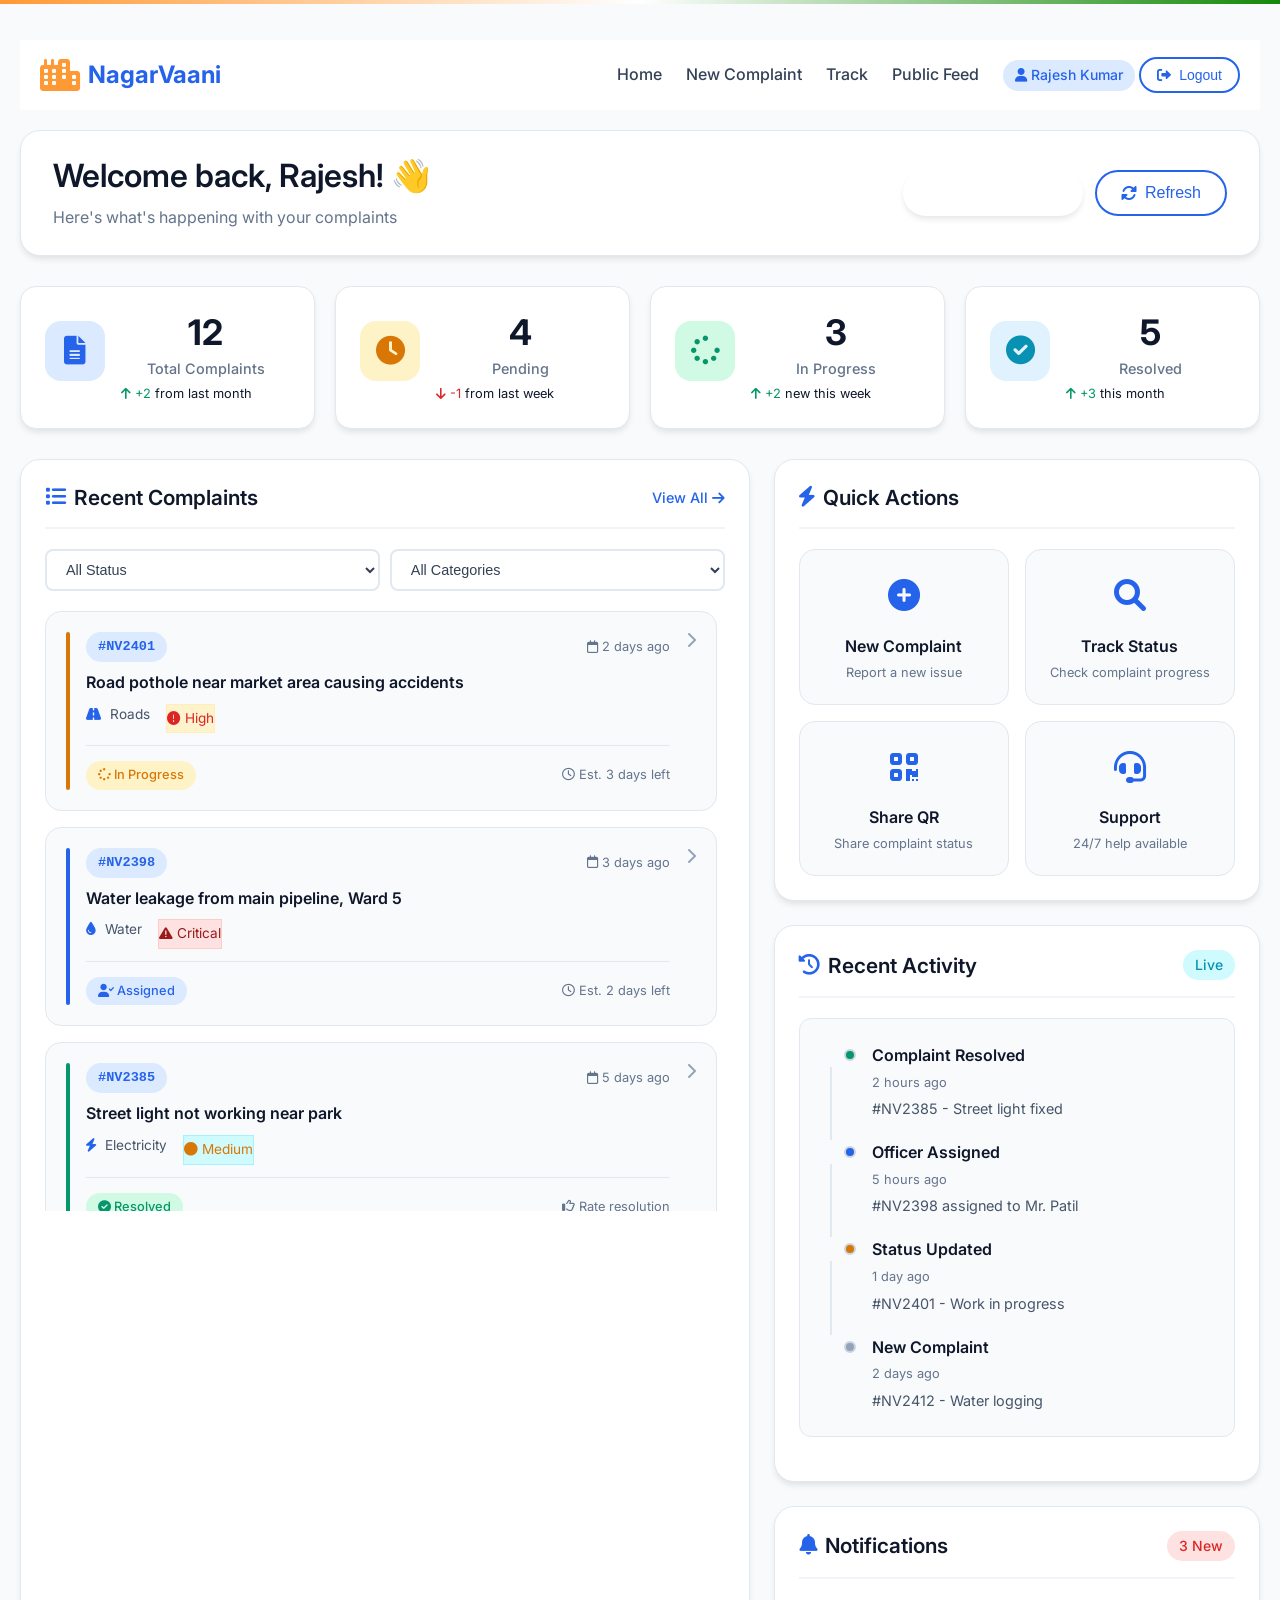
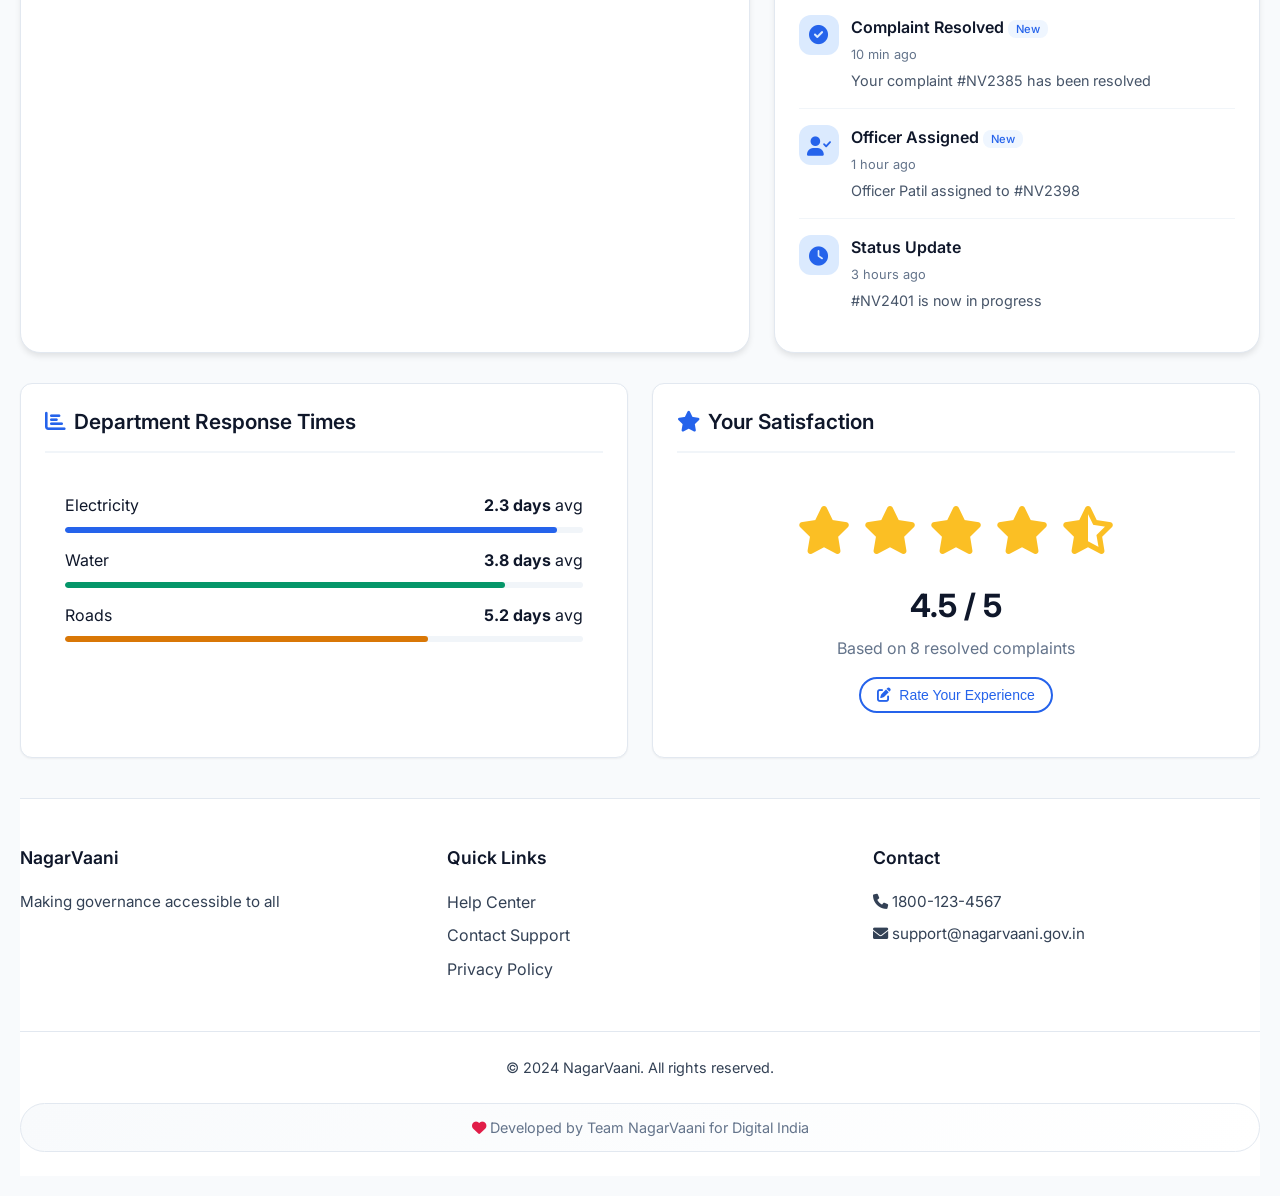
<file: pages/citizen/my-dashboard.html>
<!DOCTYPE html>
<html lang="en">
<head>
    <meta charset="UTF-8">
    <meta name="viewport" content="width=device-width, initial-scale=1.0">
    <title>My Dashboard - NagarVaani Citizen</title>
    <link rel="stylesheet" href="../../assets/css/main.css">
    <link rel="stylesheet" href="../../assets/css/components.css">
    <link rel="stylesheet" href="../../assets/css/citizen.css">
    <link href="https://fonts.googleapis.com/css2?family=Inter:wght@400;500;600;700&display=swap" rel="stylesheet">
    <link rel="stylesheet" href="https://cdnjs.cloudflare.com/ajax/libs/font-awesome/6.0.0-beta3/css/all.min.css">
    <style>
        /* Dashboard Container */
        .dashboard-container {
            max-width: 1400px;
            margin: 0 auto;
            padding: 20px;
        }

        /* Welcome Section */
        .welcome-section {
            display: flex;
            justify-content: space-between;
            align-items: center;
            margin-bottom: 30px;
            flex-wrap: wrap;
            gap: 20px;
            background: white;
            padding: 24px 32px;
            border-radius: 20px;
            border: 1px solid #e2e8f0;
            box-shadow: 0 4px 6px -1px rgba(0, 0, 0, 0.1);
        }

        .welcome-text h1 {
            font-size: 2rem;
            color: #0f172a;
            margin-bottom: 8px;
        }

        .welcome-text p {
            color: #64748b;
            font-size: 1rem;
        }

        .quick-actions {
            display: flex;
            gap: 12px;
        }

        /* Stats Grid - Perfectly Aligned */
        .stats-grid {
            display: grid;
            grid-template-columns: repeat(4, 1fr);
            gap: 20px;
            margin-bottom: 30px;
        }

        .stat-card {
            background: white;
            border-radius: 16px;
            padding: 24px;
            border: 1px solid #e2e8f0;
            box-shadow: 0 4px 6px -1px rgba(0, 0, 0, 0.1);
            display: flex;
            align-items: center;
            gap: 16px;
            transition: all 0.3s ease;
        }

        .stat-card:hover {
            transform: translateY(-4px);
            box-shadow: 0 20px 25px -5px rgba(0, 0, 0, 0.1);
            border-color: #2563eb;
        }

        .stat-icon {
            width: 60px;
            height: 60px;
            border-radius: 16px;
            display: flex;
            align-items: center;
            justify-content: center;
            font-size: 1.8rem;
        }

        .stat-icon.total { background: #dbeafe; color: #2563eb; }
        .stat-icon.pending { background: #fef3c7; color: #d97706; }
        .stat-icon.progress { background: #d1fae5; color: #059669; }
        .stat-icon.resolved { background: #e0f2fe; color: #0891b2; }

        .stat-content {
            flex: 1;
        }

        .stat-value {
            font-size: 2.2rem;
            font-weight: 700;
            color: #0f172a;
            line-height: 1.2;
            margin-bottom: 4px;
        }

        .stat-label {
            color: #64748b;
            font-size: 0.9rem;
            font-weight: 500;
        }

        .stat-trend {
            display: flex;
            align-items: center;
            gap: 4px;
            margin-top: 4px;
            font-size: 0.8rem;
        }

        .trend-up { color: #059669; }
        .trend-down { color: #dc2626; }

        /* Main Dashboard Grid - 2 Column Layout */
        .dashboard-grid {
            display: grid;
            grid-template-columns: 1.5fr 1fr;
            gap: 24px;
            margin-bottom: 30px;
        }

        /* Left Column - Complaints List */
        .complaints-section {
            background: white;
            border-radius: 20px;
            padding: 24px;
            border: 1px solid #e2e8f0;
            box-shadow: 0 4px 6px -1px rgba(0, 0, 0, 0.1);
        }

        .section-header {
            display: flex;
            justify-content: space-between;
            align-items: center;
            margin-bottom: 20px;
            padding-bottom: 16px;
            border-bottom: 2px solid #f1f5f9;
        }

        .section-header h2 {
            font-size: 1.3rem;
            color: #0f172a;
            display: flex;
            align-items: center;
            gap: 8px;
        }

        .section-header h2 i {
            color: #2563eb;
        }

        .view-all {
            color: #2563eb;
            text-decoration: none;
            font-size: 0.9rem;
            font-weight: 500;
            display: flex;
            align-items: center;
            gap: 4px;
        }

        .complaint-filters {
            display: flex;
            gap: 10px;
            margin-bottom: 20px;
        }

        .filter-select {
            padding: 10px 16px;
            border: 2px solid #e2e8f0;
            border-radius: 12px;
            font-size: 0.9rem;
            color: #334155;
            background: white;
            cursor: pointer;
            flex: 1;
        }

        .filter-select:focus {
            outline: none;
            border-color: #2563eb;
        }

        .complaint-list {
            display: flex;
            flex-direction: column;
            gap: 16px;
            max-height: 600px;
            overflow-y: auto;
            padding-right: 8px;
        }

        .complaint-list::-webkit-scrollbar {
            width: 6px;
        }

        .complaint-list::-webkit-scrollbar-track {
            background: #f1f5f9;
            border-radius: 10px;
        }

        .complaint-list::-webkit-scrollbar-thumb {
            background: #94a3b8;
            border-radius: 10px;
        }

        .complaint-item {
            background: #f8fafc;
            border-radius: 16px;
            padding: 20px;
            border: 1px solid #e2e8f0;
            transition: all 0.2s ease;
            cursor: pointer;
            position: relative;
            display: grid;
            grid-template-columns: auto 1fr auto;
            gap: 16px;
            align-items: start;
        }

        .complaint-item:hover {
            background: white;
            border-color: #2563eb;
            transform: translateX(4px);
            box-shadow: 0 4px 6px -1px rgba(0, 0, 0, 0.1);
        }

        .complaint-status-indicator {
            width: 4px;
            height: 100%;
            border-radius: 4px;
        }

        .status-submitted { background: #94a3b8; }
        .status-assigned { background: #2563eb; }
        .status-in-progress { background: #d97706; }
        .status-resolved { background: #059669; }

        .complaint-content {
            flex: 1;
        }

        .complaint-header {
            display: flex;
            justify-content: space-between;
            align-items: center;
            margin-bottom: 8px;
        }

        .complaint-id {
            font-family: monospace;
            font-weight: 600;
            color: #2563eb;
            background: #dbeafe;
            padding: 4px 12px;
            border-radius: 30px;
            font-size: 0.85rem;
        }

        .complaint-date {
            color: #64748b;
            font-size: 0.8rem;
            display: flex;
            align-items: center;
            gap: 4px;
        }

        .complaint-title {
            font-weight: 600;
            color: #0f172a;
            margin-bottom: 8px;
            font-size: 1rem;
        }

        .complaint-meta {
            display: flex;
            gap: 16px;
            margin-bottom: 12px;
        }

        .complaint-category {
            display: flex;
            align-items: center;
            gap: 4px;
            color: #475569;
            font-size: 0.85rem;
        }

        .complaint-priority {
            display: flex;
            align-items: center;
            gap: 4px;
            font-size: 0.85rem;
        }

        .priority-high { color: #dc2626; }
        .priority-medium { color: #d97706; }
        .priority-low { color: #059669; }

        .complaint-footer {
            display: flex;
            justify-content: space-between;
            align-items: center;
        }

        .complaint-status {
            font-size: 0.85rem;
            font-weight: 500;
            padding: 4px 12px;
            border-radius: 30px;
            background: white;
        }

        .status-badge {
            padding: 4px 12px;
            border-radius: 30px;
            font-size: 0.8rem;
            font-weight: 500;
        }

        .status-submitted-badge { background: #f1f5f9; color: #475569; }
        .status-assigned-badge { background: #dbeafe; color: #2563eb; }
        .status-progress-badge { background: #fef3c7; color: #d97706; }
        .status-resolved-badge { background: #d1fae5; color: #059669; }

        /* Right Column */
        .right-column {
            display: flex;
            flex-direction: column;
            gap: 24px;
        }

        /* Activity Timeline */
        .timeline-section {
            background: white;
            border-radius: 20px;
            padding: 24px;
            border: 1px solid #e2e8f0;
            box-shadow: 0 4px 6px -1px rgba(0, 0, 0, 0.1);
        }

        .timeline {
            display: flex;
            flex-direction: column;
            gap: 20px;
            margin-top: 20px;
        }

        .timeline-item {
            display: flex;
            gap: 16px;
            position: relative;
            padding-left: 20px;
        }

        .timeline-item::before {
            content: '';
            position: absolute;
            left: 6px;
            top: 24px;
            bottom: -20px;
            width: 2px;
            background: #e2e8f0;
        }

        .timeline-item:last-child::before {
            display: none;
        }

        .timeline-dot {
            width: 12px;
            height: 12px;
            border-radius: 50%;
            margin-top: 6px;
            position: relative;
            z-index: 1;
        }

        .timeline-dot.submitted { background: #94a3b8; }
        .timeline-dot.assigned { background: #2563eb; }
        .timeline-dot.progress { background: #d97706; }
        .timeline-dot.resolved { background: #059669; }

        .timeline-content {
            flex: 1;
        }

        .timeline-title {
            font-weight: 600;
            color: #0f172a;
            margin-bottom: 4px;
        }

        .timeline-time {
            color: #64748b;
            font-size: 0.8rem;
            margin-bottom: 4px;
        }

        .timeline-desc {
            color: #475569;
            font-size: 0.9rem;
        }

        /* Quick Actions */
        .quick-actions-section {
            background: white;
            border-radius: 20px;
            padding: 24px;
            border: 1px solid #e2e8f0;
            box-shadow: 0 4px 6px -1px rgba(0, 0, 0, 0.1);
        }

        .actions-grid {
            display: grid;
            grid-template-columns: repeat(2, 1fr);
            gap: 16px;
            margin-top: 16px;
        }

        .action-card {
            background: #f8fafc;
            border-radius: 16px;
            padding: 20px;
            text-align: center;
            cursor: pointer;
            transition: all 0.2s ease;
            border: 1px solid #e2e8f0;
        }

        .action-card:hover {
            background: #2563eb;
            color: white;
            transform: translateY(-4px);
            box-shadow: 0 10px 15px -3px rgba(37, 99, 235, 0.2);
        }

        .action-card:hover .action-icon,
        .action-card:hover .action-title {
            color: white;
        }

        .action-icon {
            font-size: 2rem;
            color: #2563eb;
            margin-bottom: 12px;
            transition: color 0.2s ease;
        }

        .action-title {
            font-weight: 600;
            color: #0f172a;
            margin-bottom: 4px;
            transition: color 0.2s ease;
        }

        .action-desc {
            font-size: 0.8rem;
            color: #64748b;
        }

        .action-card:hover .action-desc {
            color: rgba(255,255,255,0.8);
        }

        /* Notifications */
        .notifications-section {
            background: white;
            border-radius: 20px;
            padding: 24px;
            border: 1px solid #e2e8f0;
            box-shadow: 0 4px 6px -1px rgba(0, 0, 0, 0.1);
        }

        .notification-list {
            margin-top: 16px;
        }

        .notification-item {
            display: flex;
            gap: 12px;
            padding: 16px 0;
            border-bottom: 1px solid #f1f5f9;
        }

        .notification-item:last-child {
            border-bottom: none;
        }

        .notification-icon {
            width: 40px;
            height: 40px;
            border-radius: 12px;
            background: #dbeafe;
            color: #2563eb;
            display: flex;
            align-items: center;
            justify-content: center;
            font-size: 1.2rem;
        }

        .notification-content {
            flex: 1;
        }

        .notification-title {
            font-weight: 600;
            color: #0f172a;
            margin-bottom: 4px;
        }

        .notification-time {
            color: #64748b;
            font-size: 0.8rem;
            margin-bottom: 4px;
        }

        .notification-message {
            color: #475569;
            font-size: 0.9rem;
        }

        .notification-unread {
            background: #eff6ff;
            border-radius: 8px;
            padding: 2px 8px;
            font-size: 0.7rem;
            color: #2563eb;
            font-weight: 500;
        }

        /* Recent Activity Grid */
        .recent-grid {
            display: grid;
            grid-template-columns: 1fr 1fr;
            gap: 24px;
            margin-bottom: 30px;
        }

        /* Responsive Design */
        @media (max-width: 1200px) {
            .stats-grid {
                grid-template-columns: repeat(2, 1fr);
            }
            
            .dashboard-grid {
                grid-template-columns: 1fr;
            }
        }

        @media (max-width: 768px) {
            .stats-grid {
                grid-template-columns: 1fr;
            }
            
            .welcome-section {
                flex-direction: column;
                text-align: center;
            }
            
            .complaint-filters {
                flex-direction: column;
            }
            
            .actions-grid {
                grid-template-columns: 1fr;
            }
            
            .recent-grid {
                grid-template-columns: 1fr;
            }
            
            .complaint-item {
                grid-template-columns: 1fr;
            }
        }

        /* Loading Skeleton */
        .skeleton {
            background: linear-gradient(90deg, #f1f5f9 25%, #e2e8f0 50%, #f1f5f9 75%);
            background-size: 200% 100%;
            animation: loading 1.5s infinite;
        }

        @keyframes loading {
            0% { background-position: 200% 0; }
            100% { background-position: -200% 0; }
        }

        /* Empty State */
        .empty-state {
            text-align: center;
            padding: 60px 20px;
            color: #94a3b8;
        }

        .empty-state i {
            font-size: 4rem;
            margin-bottom: 20px;
            opacity: 0.5;
        }

        .empty-state h3 {
            color: #334155;
            margin-bottom: 8px;
        }
    </style>
</head>
<body>
    <!-- Government Header Strip -->
    <div style="position: fixed; top: 0; left: 0; right: 0; height: 4px; background: linear-gradient(90deg, #FF9933, #ffffff, #138808); z-index: 1000;"></div>

    <div class="dashboard-container">
        <!-- Navigation -->
        <nav class="navbar" style="background: white; margin: 20px 0;">
            <div class="logo">
                <i class="fas fa-city"></i>
                <span>NagarVaani</span>
            </div>
            <div class="nav-links">
                <a href="../../index.html">Home</a>
                <a href="submit-complaint.html">New Complaint</a>
                <a href="track-complaint.html">Track</a>
                <a href="public-feed.html">Public Feed</a>
                <div class="user-menu">
                    <span class="badge badge-primary">
                        <i class="fas fa-user"></i> Rajesh Kumar
                    </span>
                    <button class="btn-outline btn-small" onclick="logout()">
                        <i class="fas fa-sign-out-alt"></i> Logout
                    </button>
                </div>
            </div>
            <button class="mobile-menu-btn" id="mobileMenuBtn">
                <i class="fas fa-bars"></i>
            </button>
        </nav>

        <!-- Welcome Section -->
        <div class="welcome-section">
            <div class="welcome-text">
                <h1>Welcome back, Rajesh! 👋</h1>
                <p>Here's what's happening with your complaints</p>
            </div>
            <div class="quick-actions">
                <button class="btn-primary" onclick="window.location.href='submit-complaint.html'">
                    <i class="fas fa-plus"></i> New Complaint
                </button>
                <button class="btn-outline" onclick="refreshDashboard()">
                    <i class="fas fa-sync-alt"></i> Refresh
                </button>
            </div>
        </div>

        <!-- Stats Grid - Perfectly Aligned 4 Cards -->
        <div class="stats-grid">
            <div class="stat-card">
                <div class="stat-icon total">
                    <i class="fas fa-file-alt"></i>
                </div>
                <div class="stat-content">
                    <div class="stat-value">12</div>
                    <div class="stat-label">Total Complaints</div>
                    <div class="stat-trend">
                        <span class="trend-up"><i class="fas fa-arrow-up"></i> +2</span>
                        <span>from last month</span>
                    </div>
                </div>
            </div>

            <div class="stat-card">
                <div class="stat-icon pending">
                    <i class="fas fa-clock"></i>
                </div>
                <div class="stat-content">
                    <div class="stat-value">4</div>
                    <div class="stat-label">Pending</div>
                    <div class="stat-trend">
                        <span class="trend-down"><i class="fas fa-arrow-down"></i> -1</span>
                        <span>from last week</span>
                    </div>
                </div>
            </div>

            <div class="stat-card">
                <div class="stat-icon progress">
                    <i class="fas fa-spinner"></i>
                </div>
                <div class="stat-content">
                    <div class="stat-value">3</div>
                    <div class="stat-label">In Progress</div>
                    <div class="stat-trend">
                        <span class="trend-up"><i class="fas fa-arrow-up"></i> +2</span>
                        <span>new this week</span>
                    </div>
                </div>
            </div>

            <div class="stat-card">
                <div class="stat-icon resolved">
                    <i class="fas fa-check-circle"></i>
                </div>
                <div class="stat-content">
                    <div class="stat-value">5</div>
                    <div class="stat-label">Resolved</div>
                    <div class="stat-trend">
                        <span class="trend-up"><i class="fas fa-arrow-up"></i> +3</span>
                        <span>this month</span>
                    </div>
                </div>
            </div>
        </div>

        <!-- Main Dashboard Grid - 2 Columns -->
        <div class="dashboard-grid">
            <!-- Left Column - Complaints List -->
            <div class="complaints-section">
                <div class="section-header">
                    <h2>
                        <i class="fas fa-list"></i>
                        Recent Complaints
                    </h2>
                    <a href="#" class="view-all">
                        View All <i class="fas fa-arrow-right"></i>
                    </a>
                </div>

                <!-- Filters -->
                <div class="complaint-filters">
                    <select class="filter-select" id="statusFilter">
                        <option value="all">All Status</option>
                        <option value="submitted">Submitted</option>
                        <option value="assigned">Assigned</option>
                        <option value="in-progress">In Progress</option>
                        <option value="resolved">Resolved</option>
                    </select>
                    <select class="filter-select" id="categoryFilter">
                        <option value="all">All Categories</option>
                        <option value="roads">Roads</option>
                        <option value="water">Water</option>
                        <option value="electricity">Electricity</option>
                        <option value="sanitation">Sanitation</option>
                    </select>
                </div>

                <!-- Complaints List -->
                <div class="complaint-list" id="complaintList">
                    <!-- Complaint Item 1 -->
                    <div class="complaint-item" onclick="viewComplaint('NV2401')">
                        <div class="complaint-status-indicator status-in-progress"></div>
                        <div class="complaint-content">
                            <div class="complaint-header">
                                <span class="complaint-id">#NV2401</span>
                                <span class="complaint-date">
                                    <i class="far fa-calendar"></i> 2 days ago
                                </span>
                            </div>
                            <div class="complaint-title">
                                Road pothole near market area causing accidents
                            </div>
                            <div class="complaint-meta">
                                <span class="complaint-category">
                                    <i class="fas fa-road"></i> Roads
                                </span>
                                <span class="complaint-priority priority-high">
                                    <i class="fas fa-exclamation-circle"></i> High
                                </span>
                            </div>
                            <div class="complaint-footer">
                                <span class="status-badge status-progress-badge">
                                    <i class="fas fa-spinner"></i> In Progress
                                </span>
                                <span class="complaint-date">
                                    <i class="far fa-clock"></i> Est. 3 days left
                                </span>
                            </div>
                        </div>
                        <i class="fas fa-chevron-right" style="color: #94a3b8;"></i>
                    </div>

                    <!-- Complaint Item 2 -->
                    <div class="complaint-item" onclick="viewComplaint('NV2398')">
                        <div class="complaint-status-indicator status-assigned"></div>
                        <div class="complaint-content">
                            <div class="complaint-header">
                                <span class="complaint-id">#NV2398</span>
                                <span class="complaint-date">
                                    <i class="far fa-calendar"></i> 3 days ago
                                </span>
                            </div>
                            <div class="complaint-title">
                                Water leakage from main pipeline, Ward 5
                            </div>
                            <div class="complaint-meta">
                                <span class="complaint-category">
                                    <i class="fas fa-tint"></i> Water
                                </span>
                                <span class="complaint-priority priority-critical">
                                    <i class="fas fa-exclamation-triangle"></i> Critical
                                </span>
                            </div>
                            <div class="complaint-footer">
                                <span class="status-badge status-assigned-badge">
                                    <i class="fas fa-user-check"></i> Assigned
                                </span>
                                <span class="complaint-date">
                                    <i class="far fa-clock"></i> Est. 2 days left
                                </span>
                            </div>
                        </div>
                        <i class="fas fa-chevron-right" style="color: #94a3b8;"></i>
                    </div>

                    <!-- Complaint Item 3 -->
                    <div class="complaint-item" onclick="viewComplaint('NV2385')">
                        <div class="complaint-status-indicator status-resolved"></div>
                        <div class="complaint-content">
                            <div class="complaint-header">
                                <span class="complaint-id">#NV2385</span>
                                <span class="complaint-date">
                                    <i class="far fa-calendar"></i> 5 days ago
                                </span>
                            </div>
                            <div class="complaint-title">
                                Street light not working near park
                            </div>
                            <div class="complaint-meta">
                                <span class="complaint-category">
                                    <i class="fas fa-bolt"></i> Electricity
                                </span>
                                <span class="complaint-priority priority-medium">
                                    <i class="fas fa-circle"></i> Medium
                                </span>
                            </div>
                            <div class="complaint-footer">
                                <span class="status-badge status-resolved-badge">
                                    <i class="fas fa-check-circle"></i> Resolved
                                </span>
                                <span class="complaint-date">
                                    <i class="far fa-thumbs-up"></i> Rate resolution
                                </span>
                            </div>
                        </div>
                        <i class="fas fa-chevron-right" style="color: #94a3b8;"></i>
                    </div>

                    <!-- Complaint Item 4 -->
                    <div class="complaint-item" onclick="viewComplaint('NV2372')">
                        <div class="complaint-status-indicator status-submitted"></div>
                        <div class="complaint-content">
                            <div class="complaint-header">
                                <span class="complaint-id">#NV2372</span>
                                <span class="complaint-date">
                                    <i class="far fa-calendar"></i> 1 week ago
                                </span>
                            </div>
                            <div class="complaint-title">
                                Garbage not collected in Sector 7
                            </div>
                            <div class="complaint-meta">
                                <span class="complaint-category">
                                    <i class="fas fa-trash"></i> Sanitation
                                </span>
                                <span class="complaint-priority priority-high">
                                    <i class="fas fa-exclamation-circle"></i> High
                                </span>
                            </div>
                            <div class="complaint-footer">
                                <span class="status-badge status-submitted-badge">
                                    <i class="fas fa-clock"></i> Submitted
                                </span>
                                <span class="complaint-date">
                                    <i class="far fa-hourglass"></i> Awaiting assignment
                                </span>
                            </div>
                        </div>
                        <i class="fas fa-chevron-right" style="color: #94a3b8;"></i>
                    </div>
                </div>
            </div>

            <!-- Right Column - Stacked Widgets -->
            <div class="right-column">
                <!-- Quick Actions -->
                <div class="quick-actions-section">
                    <div class="section-header">
                        <h2>
                            <i class="fas fa-bolt"></i>
                            Quick Actions
                        </h2>
                    </div>
                    <div class="actions-grid">
                        <div class="action-card" onclick="window.location.href='submit-complaint.html'">
                            <div class="action-icon">
                                <i class="fas fa-plus-circle"></i>
                            </div>
                            <div class="action-title">New Complaint</div>
                            <div class="action-desc">Report a new issue</div>
                        </div>
                        <div class="action-card" onclick="window.location.href='track-complaint.html'">
                            <div class="action-icon">
                                <i class="fas fa-search"></i>
                            </div>
                            <div class="action-title">Track Status</div>
                            <div class="action-desc">Check complaint progress</div>
                        </div>
                        <div class="action-card" onclick="generateQR()">
                            <div class="action-icon">
                                <i class="fas fa-qrcode"></i>
                            </div>
                            <div class="action-title">Share QR</div>
                            <div class="action-desc">Share complaint status</div>
                        </div>
                        <div class="action-card" onclick="contactSupport()">
                            <div class="action-icon">
                                <i class="fas fa-headset"></i>
                            </div>
                            <div class="action-title">Support</div>
                            <div class="action-desc">24/7 help available</div>
                        </div>
                    </div>
                </div>

                <!-- Activity Timeline -->
                <div class="timeline-section">
                    <div class="section-header">
                        <h2>
                            <i class="fas fa-history"></i>
                            Recent Activity
                        </h2>
                        <span class="badge badge-info">Live</span>
                    </div>
                    <div class="timeline">
                        <div class="timeline-item">
                            <div class="timeline-dot resolved"></div>
                            <div class="timeline-content">
                                <div class="timeline-title">Complaint Resolved</div>
                                <div class="timeline-time">2 hours ago</div>
                                <div class="timeline-desc">#NV2385 - Street light fixed</div>
                            </div>
                        </div>
                        <div class="timeline-item">
                            <div class="timeline-dot assigned"></div>
                            <div class="timeline-content">
                                <div class="timeline-title">Officer Assigned</div>
                                <div class="timeline-time">5 hours ago</div>
                                <div class="timeline-desc">#NV2398 assigned to Mr. Patil</div>
                            </div>
                        </div>
                        <div class="timeline-item">
                            <div class="timeline-dot progress"></div>
                            <div class="timeline-content">
                                <div class="timeline-title">Status Updated</div>
                                <div class="timeline-time">1 day ago</div>
                                <div class="timeline-desc">#NV2401 - Work in progress</div>
                            </div>
                        </div>
                        <div class="timeline-item">
                            <div class="timeline-dot submitted"></div>
                            <div class="timeline-content">
                                <div class="timeline-title">New Complaint</div>
                                <div class="timeline-time">2 days ago</div>
                                <div class="timeline-desc">#NV2412 - Water logging</div>
                            </div>
                        </div>
                    </div>
                </div>

                <!-- Notifications -->
                <div class="notifications-section">
                    <div class="section-header">
                        <h2>
                            <i class="fas fa-bell"></i>
                            Notifications
                        </h2>
                        <span class="badge badge-danger">3 New</span>
                    </div>
                    <div class="notification-list">
                        <div class="notification-item">
                            <div class="notification-icon">
                                <i class="fas fa-check-circle"></i>
                            </div>
                            <div class="notification-content">
                                <div class="notification-title">
                                    Complaint Resolved
                                    <span class="notification-unread">New</span>
                                </div>
                                <div class="notification-time">10 min ago</div>
                                <div class="notification-message">
                                    Your complaint #NV2385 has been resolved
                                </div>
                            </div>
                        </div>
                        <div class="notification-item">
                            <div class="notification-icon">
                                <i class="fas fa-user-check"></i>
                            </div>
                            <div class="notification-content">
                                <div class="notification-title">
                                    Officer Assigned
                                    <span class="notification-unread">New</span>
                                </div>
                                <div class="notification-time">1 hour ago</div>
                                <div class="notification-message">
                                    Officer Patil assigned to #NV2398
                                </div>
                            </div>
                        </div>
                        <div class="notification-item">
                            <div class="notification-icon">
                                <i class="fas fa-clock"></i>
                            </div>
                            <div class="notification-content">
                                <div class="notification-title">
                                    Status Update
                                </div>
                                <div class="notification-time">3 hours ago</div>
                                <div class="notification-message">
                                    #NV2401 is now in progress
                                </div>
                            </div>
                        </div>
                    </div>
                </div>
            </div>
        </div>

        <!-- Recent Activity Grid (Optional) -->
        <div class="recent-grid">
            <!-- Department Response Times -->
            <div class="card">
                <div class="section-header">
                    <h2><i class="fas fa-chart-bar"></i> Department Response Times</h2>
                </div>
                <div style="padding: 20px;">
                    <div style="margin-bottom: 15px;">
                        <div style="display: flex; justify-content: space-between; margin-bottom: 5px;">
                            <span>Electricity</span>
                            <span><strong>2.3 days</strong> avg</span>
                        </div>
                        <div class="progress-container">
                            <div class="progress-bar" style="width: 95%; background: #2563eb;"></div>
                        </div>
                    </div>
                    <div style="margin-bottom: 15px;">
                        <div style="display: flex; justify-content: space-between; margin-bottom: 5px;">
                            <span>Water</span>
                            <span><strong>3.8 days</strong> avg</span>
                        </div>
                        <div class="progress-container">
                            <div class="progress-bar" style="width: 85%; background: #059669;"></div>
                        </div>
                    </div>
                    <div style="margin-bottom: 15px;">
                        <div style="display: flex; justify-content: space-between; margin-bottom: 5px;">
                            <span>Roads</span>
                            <span><strong>5.2 days</strong> avg</span>
                        </div>
                        <div class="progress-container">
                            <div class="progress-bar" style="width: 70%; background: #d97706;"></div>
                        </div>
                    </div>
                </div>
            </div>

            <!-- Satisfaction Rating -->
            <div class="card">
                <div class="section-header">
                    <h2><i class="fas fa-star"></i> Your Satisfaction</h2>
                </div>
                <div style="padding: 20px; text-align: center;">
                    <div style="font-size: 3rem; color: #fbbf24; margin-bottom: 10px;">
                        <i class="fas fa-star"></i>
                        <i class="fas fa-star"></i>
                        <i class="fas fa-star"></i>
                        <i class="fas fa-star"></i>
                        <i class="fas fa-star-half-alt"></i>
                    </div>
                    <div style="font-size: 2rem; font-weight: 700; color: #0f172a; margin-bottom: 5px;">
                        4.5 / 5
                    </div>
                    <p style="color: #64748b;">Based on 8 resolved complaints</p>
                    <button class="btn-outline btn-small" style="margin-top: 15px;">
                        <i class="fas fa-edit"></i> Rate Your Experience
                    </button>
                </div>
            </div>
        </div>

        <!-- Footer -->
        <footer style="margin-top: 40px;">
            <div class="footer-content">
                <div class="footer-section">
                    <h4>NagarVaani</h4>
                    <p>Making governance accessible to all</p>
                </div>
                <div class="footer-section">
                    <h4>Quick Links</h4>
                    <a href="#">Help Center</a>
                    <a href="#">Contact Support</a>
                    <a href="#">Privacy Policy</a>
                </div>
                <div class="footer-section">
                    <h4>Contact</h4>
                    <p><i class="fas fa-phone"></i> 1800-123-4567</p>
                    <p><i class="fas fa-envelope"></i> support@nagarvaani.gov.in</p>
                </div>
            </div>
            <div class="footer-bottom">
                <p>&copy; 2024 NagarVaani. All rights reserved.</p>
                <div class="dev-credit">
                    <i class="fas fa-heart"></i> Developed by Team NagarVaani for Digital India
                </div>
            </div>
        </footer>
    </div>

    <script src="../../assets/js/main.js"></script>
    <script src="../../assets/js/auth.js"></script>
    <script>
        // Mobile menu toggle
        document.getElementById('mobileMenuBtn')?.addEventListener('click', function() {
            document.querySelector('.nav-links').classList.toggle('show');
        });

        // Filter functionality
        document.getElementById('statusFilter')?.addEventListener('change', function() {
            filterComplaints();
        });

        document.getElementById('categoryFilter')?.addEventListener('change', function() {
            filterComplaints();
        });

        function filterComplaints() {
            const status = document.getElementById('statusFilter').value;
            const category = document.getElementById('categoryFilter').value;
            
            // Show loading state
            showToast(`Filtering complaints...`, 'info');
            
            // In real app, this would filter the complaints
            // For demo, we'll just reload with a message
            setTimeout(() => {
                showToast(`Showing ${status} complaints in ${category}`, 'success');
            }, 500);
        }

        // View complaint details
        function viewComplaint(id) {
            window.location.href = `track-complaint.html?id=${id}`;
        }

        // Generate QR code
        function generateQR() {
            showToast('QR Code generated! Share it to track your complaints.', 'success');
        }

        // Contact support
        function contactSupport() {
            showToast('Connecting to support... Please hold.', 'info');
        }

        // Refresh dashboard
        function refreshDashboard() {
            showToast('Refreshing dashboard...', 'info');
            setTimeout(() => {
                showToast('Dashboard updated!', 'success');
            }, 1000);
        }

        // Logout
        function logout() {
            if (confirm('Are you sure you want to logout?')) {
                showToast('Logging out...', 'info');
                setTimeout(() => {
                    window.location.href = '../../index.html';
                }, 1500);
            }
        }

        // Show toast (simplified version)
        function showToast(message, type) {
            console.log(`[${type}] ${message}`);
            // In a real app, this would show a proper toast
            alert(message); // For demo purposes
        }

        // Initialize dashboard
        document.addEventListener('DOMContentLoaded', function() {
            // Add smooth scroll animations
            const observerOptions = {
                threshold: 0.1,
                rootMargin: '0px'
            };

            const observer = new IntersectionObserver((entries) => {
                entries.forEach(entry => {
                    if (entry.isIntersecting) {
                        entry.target.style.opacity = '1';
                        entry.target.style.transform = 'translateY(0)';
                    }
                });
            }, observerOptions);

            document.querySelectorAll('.stat-card, .complaint-item, .action-card, .timeline-item').forEach(el => {
                el.style.opacity = '0';
                el.style.transform = 'translateY(20px)';
                el.style.transition = 'opacity 0.5s ease, transform 0.5s ease';
                observer.observe(el);
            });
        });
    </script>
</body>
</html>
</file>
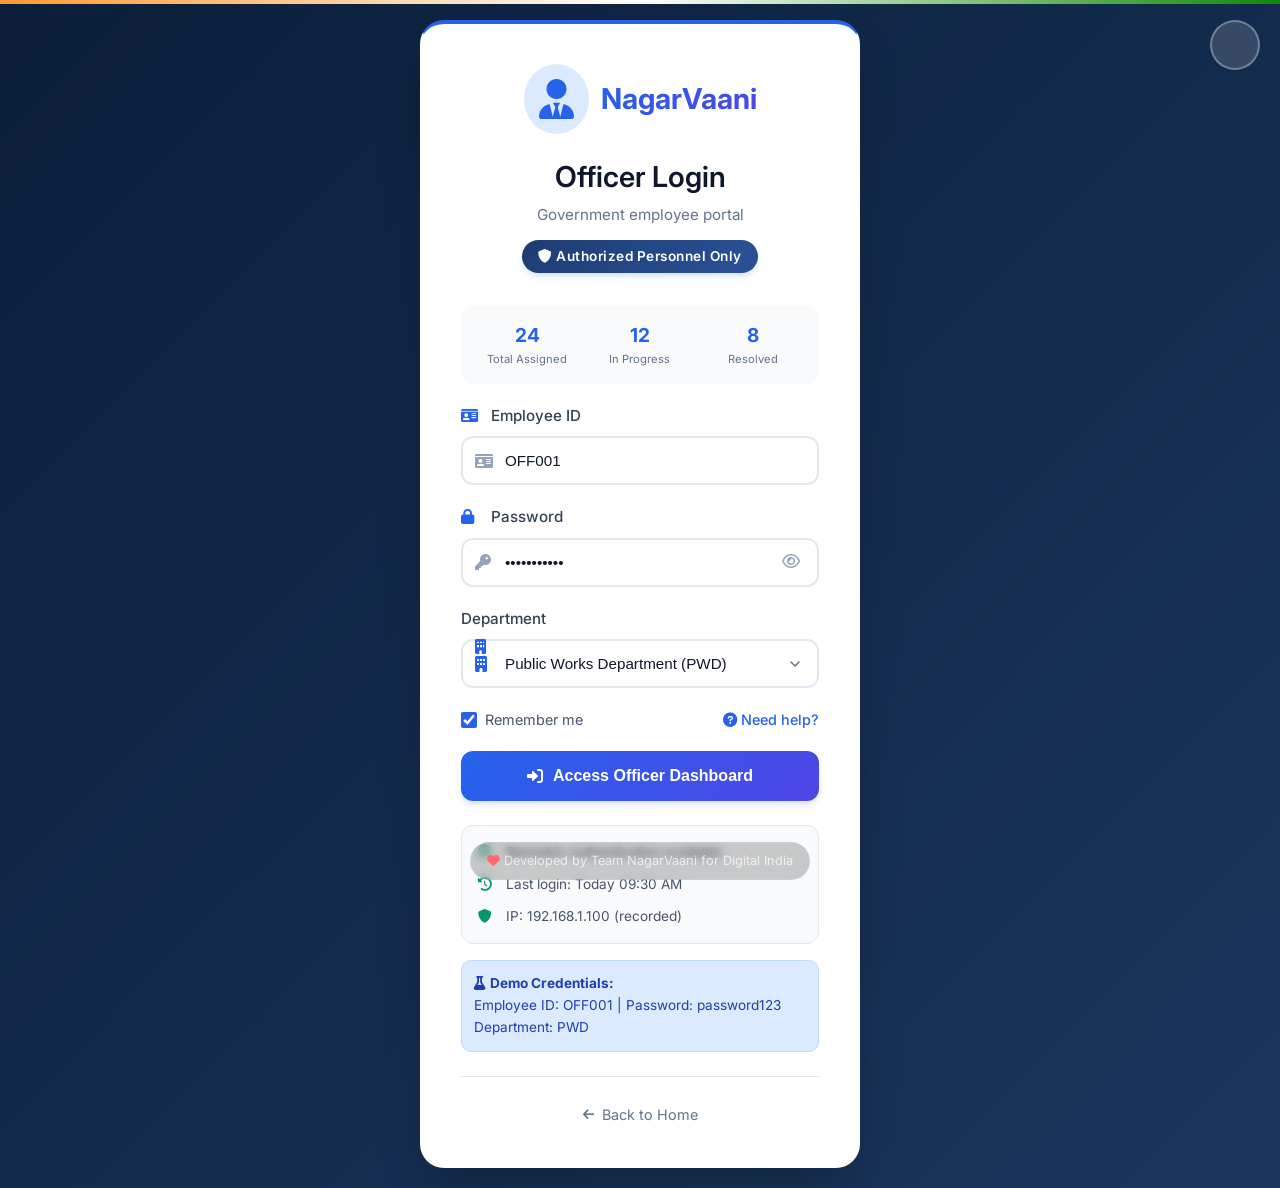
<file: pages/officer/login.html>
<!DOCTYPE html>
<html lang="en">
<head>
    <meta charset="UTF-8">
    <meta name="viewport" content="width=device-width, initial-scale=1.0">
    <title>Officer Login - NagarVaani</title>
    <link rel="stylesheet" href="../../assets/css/main.css">
    <link rel="stylesheet" href="../../assets/css/components.css">
    <link rel="stylesheet" href="../../assets/css/login.css">
    <link href="https://fonts.googleapis.com/css2?family=Inter:wght@400;500;600;700&display=swap" rel="stylesheet">
    <link rel="stylesheet" href="https://cdnjs.cloudflare.com/ajax/libs/font-awesome/6.0.0-beta3/css/all.min.css">
    <style>
        /* Officer-specific additional styles */
        .login-container.officer {
            background: linear-gradient(135deg, #0b1f3a, #1a365d);
        }

        .login-container.officer .login-card {
            border-top: 4px solid #2563eb;
        }

        .badge-department {
            background: #1e3c72;
            color: white;
            padding: 4px 12px;
            border-radius: 30px;
            font-size: 0.75rem;
            display: inline-block;
            margin-left: 8px;
        }

        .quick-stats {
            display: grid;
            grid-template-columns: repeat(3, 1fr);
            gap: 10px;
            margin: 20px 0;
            padding: 15px;
            background: #f8fafc;
            border-radius: 12px;
        }

        .quick-stat {
            text-align: center;
        }

        .quick-stat-value {
            font-size: 1.2rem;
            font-weight: 700;
            color: #2563eb;
        }

        .quick-stat-label {
            font-size: 0.7rem;
            color: #64748b;
        }

        .department-selector {
            position: relative;
        }

        .department-selector i {
            position: absolute;
            left: 14px;
            top: 50%;
            transform: translateY(-50%);
            color: #2563eb;
            z-index: 1;
        }

        .department-selector select {
            padding-left: 42px;
        }
    </style>
</head>
<body>
    <!-- Government Header Strip -->
    <div class="gov-header-strip"></div>

    <!-- Government Seal -->
    <div class="gov-seal">
        <i class="fas fa-ashoka-chakra"></i>
    </div>

    <!-- Loading Overlay -->
    <div class="loading-overlay" id="loadingOverlay">
        <div class="loading-spinner"></div>
    </div>

    <div class="login-container officer">
        <div class="login-card">
            <div class="login-header">
                <div class="logo">
                    <i class="fas fa-user-tie"></i>
                    <span>NagarVaani</span>
                </div>
                <h2>Officer Login</h2>
                <p>Government employee portal</p>
                <div class="role-badge">
                    <i class="fas fa-shield-alt"></i> Authorized Personnel Only
                </div>
            </div>

            <!-- Alert Message -->
            <div class="alert" id="alertMessage">
                <i class="fas fa-info-circle"></i>
                <span id="alertText"></span>
            </div>

            <!-- Quick Stats -->
            <div class="quick-stats">
                <div class="quick-stat">
                    <div class="quick-stat-value">24</div>
                    <div class="quick-stat-label">Total Assigned</div>
                </div>
                <div class="quick-stat">
                    <div class="quick-stat-value">12</div>
                    <div class="quick-stat-label">In Progress</div>
                </div>
                <div class="quick-stat">
                    <div class="quick-stat-value">8</div>
                    <div class="quick-stat-label">Resolved</div>
                </div>
            </div>

            <!-- Login Form -->
            <form class="login-form" id="officerLoginForm" data-role="officer">
                <div class="form-group">
                    <label for="employeeId">
                        <i class="fas fa-id-card"></i> Employee ID
                    </label>
                    <div class="input-wrapper">
                        <i class="fas fa-id-card input-icon"></i>
                        <input type="text" class="form-control" id="employeeId" 
                            placeholder="Enter employee ID" value="OFF001">
                    </div>
                </div>

                <div class="form-group">
                    <label for="password">
                        <i class="fas fa-lock"></i> Password
                    </label>
                    <div class="input-wrapper">
                        <i class="fas fa-key input-icon"></i>
                        <input type="password" class="form-control" id="password" 
                            placeholder="Enter your password" value="password123">
                        <button type="button" class="password-toggle" id="togglePassword">
                            <i class="far fa-eye"></i>
                        </button>
                    </div>
                </div>

                <div class="form-group department-selector">
                    <label for="department">
                        <i class="fas fa-building"></i> Department
                    </label>
                    <div class="input-wrapper">
                        <i class="fas fa-building input-icon"></i>
                        <select class="form-select" id="department">
                            <option value="pwd">Public Works Department (PWD)</option>
                            <option value="water">Water Supply Department</option>
                            <option value="electricity">Electricity Board</option>
                            <option value="municipal">Municipal Corporation</option>
                            <option value="police">Police Department</option>
                        </select>
                    </div>
                </div>

                <div class="login-options">
                    <label class="remember-me">
                        <input type="checkbox" id="rememberMe" checked> 
                        <span>Remember me</span>
                    </label>
                    <a href="#" class="forgot-password" id="forgotPassword">
                        <i class="fas fa-question-circle"></i> Need help?
                    </a>
                </div>

                <button type="submit" class="btn-login" id="loginBtn">
                    <i class="fas fa-sign-in-alt"></i>
                    <span>Access Officer Dashboard</span>
                </button>
            </form>

            <!-- Security Info -->
            <div class="security-info">
                <div class="security-item">
                    <i class="fas fa-fingerprint"></i>
                    <span>Biometric authentication available</span>
                </div>
                <div class="security-item">
                    <i class="fas fa-history"></i>
                    <span>Last login: Today 09:30 AM</span>
                </div>
                <div class="security-item">
                    <i class="fas fa-shield-alt"></i>
                    <span>IP: 192.168.1.100 (recorded)</span>
                </div>
            </div>

            <!-- Demo Credentials -->
            <div class="demo-credentials">
                <i class="fas fa-flask"></i> <strong>Demo Credentials:</strong><br>
                Employee ID: OFF001 | Password: password123<br>
                Department: PWD
            </div>

            <div class="login-footer">
                <a href="../../index.html" class="back-link">
                    <i class="fas fa-arrow-left"></i> Back to Home
                </a>
            </div>
        </div>

        <!-- Developer Credit -->
        <div class="dev-credit">
            <i class="fas fa-heart"></i> Developed by Team NagarVaani for Digital India
        </div>
    </div>

    <script src="../../assets/js/main.js"></script>
    <script src="../../assets/js/auth.js"></script>
    <script>
        document.addEventListener('DOMContentLoaded', function() {
            // DOM Elements
            const togglePassword = document.getElementById('togglePassword');
            const passwordInput = document.getElementById('password');
            const loginForm = document.getElementById('officerLoginForm');
            const loginBtn = document.getElementById('loginBtn');
            const alertMessage = document.getElementById('alertMessage');
            const alertText = document.getElementById('alertText');
            const forgotPassword = document.getElementById('forgotPassword');

            // Toggle password visibility
            togglePassword.addEventListener('click', function() {
                const type = passwordInput.getAttribute('type') === 'password' ? 'text' : 'password';
                passwordInput.setAttribute('type', type);
                this.querySelector('i').classList.toggle('fa-eye');
                this.querySelector('i').classList.toggle('fa-eye-slash');
            });

            // Show alert function
            function showAlert(message, type = 'error') {
                alertMessage.className = `alert show alert-${type}`;
                alertText.textContent = message;
                
                setTimeout(() => {
                    alertMessage.classList.remove('show');
                }, 5000);
            }

            // Form submission
            loginForm.addEventListener('submit', function(e) {
                e.preventDefault();

                const employeeId = document.getElementById('employeeId').value;
                const password = document.getElementById('password').value;
                const department = document.getElementById('department').value;

                if (!employeeId || !password) {
                    showAlert('Please fill in all fields', 'error');
                    return;
                }

                // Show loading
                loginBtn.classList.add('loading');
                loginBtn.innerHTML = '<i class="fas fa-spinner fa-spin"></i> Verifying credentials...';

                setTimeout(() => {
                    if (employeeId === 'OFF001' && password === 'password123') {
                        showAlert('Login successful! Redirecting...', 'success');
                        
                        // Store officer session
                        const officerData = {
                            id: employeeId,
                            department: department,
                            loginTime: new Date().toISOString()
                        };
                        localStorage.setItem('nagarvaani_officer', JSON.stringify(officerData));

                        setTimeout(() => {
                            window.location.href = '../officer/dashboard.html';
                        }, 1500);
                    } else {
                        showAlert('Invalid credentials. Use OFF001/password123', 'error');
                        loginBtn.classList.remove('loading');
                        loginBtn.innerHTML = '<i class="fas fa-sign-in-alt"></i><span>Access Officer Dashboard</span>';
                    }
                }, 2000);
            });

            // Forgot password
            forgotPassword.addEventListener('click', function(e) {
                e.preventDefault();
                showAlert('Contact your department head for password reset', 'info');
            });

            // Check for existing session
            const existingSession = localStorage.getItem('nagarvaani_officer');
            if (existingSession) {
                const session = JSON.parse(existingSession);
                const loginTime = new Date(session.loginTime);
                const now = new Date();
                const hoursDiff = (now - loginTime) / (1000 * 60 * 60);
                
                if (hoursDiff < 8) { // Session valid for 8 hours
                    if (confirm('You have an existing session. Continue?')) {
                        window.location.href = '../officer/dashboard.html';
                    }
                }
            }

            // Add keyboard shortcut (Ctrl+Alt+O for officer quick access)
            document.addEventListener('keydown', function(e) {
                if (e.ctrlKey && e.altKey && e.key === 'o') {
                    document.getElementById('employeeId').value = 'OFF001';
                    document.getElementById('password').value = 'password123';
                    showAlert('Demo credentials filled!', 'success');
                }
            });
        });
    </script>
</body>
</html>
</file>
<file: assets/css/main.css>
/* main.css - Global styles and variables - Light Mode */
:root {
    /* Light Mode Colors */
    --primary: #2563eb;
    --primary-dark: #1d4ed8;
    --primary-light: #dbeafe;
    --secondary: #059669;
    --secondary-light: #d1fae5;
    --danger: #dc2626;
    --danger-light: #fee2e2;
    --warning: #d97706;
    --warning-light: #fef3c7;
    --info: #0891b2;
    --info-light: #cffafe;
    
    /* Neutral Colors - Light Mode */
    --bg-primary: #ffffff;
    --bg-secondary: #f8fafc;
    --bg-tertiary: #f1f5f9;
    --text-primary: #0f172a;
    --text-secondary: #334155;
    --text-muted: #64748b;
    --border-light: #e2e8f0;
    --border-medium: #cbd5e1;
    
    /* Government Theme Colors */
    --gov-saffron: #FF9933;
    --gov-green: #138808;
    --gov-blue: #e3f2fd;
    --gov-pastel-green: #e8f5e9;
    --gov-pastel-blue: #e3f2fd;
    
    /* Shadows - Light Mode */
    --shadow-sm: 0 1px 2px 0 rgb(0 0 0 / 0.05);
    --shadow-md: 0 4px 6px -1px rgb(0 0 0 / 0.1);
    --shadow-lg: 0 10px 15px -3px rgb(0 0 0 / 0.1);
    --shadow-xl: 0 20px 25px -5px rgb(0 0 0 / 0.1);
    
    /* Border Radius */
    --radius-sm: 4px;
    --radius-md: 8px;
    --radius-lg: 12px;
    --radius-xl: 16px;
    --radius-2xl: 20px;
    --radius-full: 9999px;
    
    /* Spacing */
    --spacing-xs: 4px;
    --spacing-sm: 8px;
    --spacing-md: 16px;
    --spacing-lg: 24px;
    --spacing-xl: 32px;
    --spacing-2xl: 48px;
}

* {
    margin: 0;
    padding: 0;
    box-sizing: border-box;
}

body {
    font-family: 'Inter', -apple-system, BlinkMacSystemFont, 'Segoe UI', Roboto, sans-serif;
    line-height: 1.6;
    color: var(--text-primary);
    background: var(--bg-secondary);
    min-height: 100vh;
}

.container {
    max-width: 1200px;
    margin: 0 auto;
    padding: 0 var(--spacing-lg);
}

/* Typography */
h1, h2, h3, h4, h5, h6 {
    color: var(--text-primary);
    font-weight: 600;
    line-height: 1.3;
}

h1 { font-size: 2.5rem; }
h2 { font-size: 2rem; }
h3 { font-size: 1.5rem; }
h4 { font-size: 1.25rem; }

p {
    color: var(--text-secondary);
    line-height: 1.6;
}

.text-muted { color: var(--text-muted); }
.text-center { text-align: center; }
.text-primary { color: var(--primary); }
.text-success { color: var(--secondary); }
.text-danger { color: var(--danger); }
.text-warning { color: var(--warning); }

/* Buttons */
.btn-primary, .btn-outline, .btn-danger, .btn-success {
    padding: 12px 24px;
    border-radius: var(--radius-full);
    font-weight: 500;
    cursor: pointer;
    transition: all 0.2s ease;
    border: none;
    font-size: 1rem;
    text-decoration: none;
    display: inline-flex;
    align-items: center;
    justify-content: center;
    gap: 8px;
}

.btn-primary {
    background: transparent;
    color: white;
    box-shadow: var(--shadow-md);
}

.btn-primary:hover {
    background:transparent;
    transform: translateY(-1px);
    box-shadow: var(--shadow-md);
}

.btn-outline {
    background: transparent;
    border: 2px solid var(--primary);
    color: var(--primary);
}

.btn-outline:hover {
    background: var(--primary);
    color: white;
}

.btn-danger {
    background: var(--danger);
    color: white;
}

.btn-success {
    background: var(--secondary);
    color: white;
}

.btn-small {
    padding: 8px 16px;
    font-size: 0.875rem;
}

.btn-large {
    padding: 16px 32px;
    font-size: 1.125rem;
}

/* Forms */
.form-group {
    margin-bottom: 1.5rem;
}

.form-label {
    display: block;
    margin-bottom: 0.5rem;
    font-weight: 500;
    color: var(--text-primary);
}

.form-control {
    width: 100%;
    padding: 12px 16px;
    border: 2px solid var(--border-light);
    border-radius: var(--radius-md);
    font-size: 1rem;
    transition: all 0.2s ease;
    background: white;
}

.form-control:focus {
    outline: none;
    border-color: var(--primary);
    box-shadow: 0 0 0 3px var(--primary-light);
}

/* Cards */
.card {
    background: white;
    border-radius: var(--radius-lg);
    padding: var(--spacing-lg);
    box-shadow: var(--shadow-sm);
    border: 1px solid var(--border-light);
    transition: all 0.2s ease;
}

.card:hover {
    box-shadow: var(--shadow-md);
    border-color: var(--border-medium);
}

/* Badges */
.badge {
    display: inline-block;
    padding: 4px 12px;
    border-radius: var(--radius-full);
    font-size: 0.875rem;
    font-weight: 500;
}

.badge-success { 
    background: var(--secondary-light); 
    color: var(--secondary); 
}
.badge-warning { 
    background: var(--warning-light); 
    color: var(--warning); 
}
.badge-danger { 
    background: var(--danger-light); 
    color: var(--danger); 
}
.badge-info { 
    background: var(--info-light); 
    color: var(--info); 
}
.badge-primary { 
    background: var(--primary-light); 
    color: var(--primary); 
}

/* Alerts */
.alert {
    padding: 16px 24px;
    border-radius: var(--radius-md);
    margin-bottom: 20px;
    display: flex;
    align-items: center;
    gap: var(--spacing-sm);
    border: 1px solid transparent;
}

.alert-success { 
    background: var(--secondary-light); 
    color: var(--secondary); 
    border-color: var(--secondary); 
}
.alert-danger { 
    background: var(--danger-light); 
    color: var(--danger); 
    border-color: var(--danger); 
}
.alert-warning { 
    background: var(--warning-light); 
    color: var(--warning); 
    border-color: var(--warning); 
}
.alert-info { 
    background: var(--info-light); 
    color: var(--info); 
    border-color: var(--info); 
}

/* Grid */
.row {
    display: grid;
    grid-template-columns: repeat(auto-fit, minmax(300px, 1fr));
    gap: 24px;
    margin: 24px 0;
}

/* Navigation */
.navbar {
    display: flex;
    justify-content: space-between;
    align-items: center;
    padding: 16px 20px;
    margin-bottom: 32px;
    position: relative;
    border:2px ;
    background:#d1fae5
}

.logo {
    font-size: 1.5rem;
    font-weight: 700;
    color: var(--primary);
    display: flex;
    align-items: center;
    gap: var(--spacing-sm);
}

.logo i {
    font-size: 2rem;
    color: var(--gov-saffron);
}

.nav-links {
    display: flex;
    gap: 24px;
    align-items: center;
}

.nav-links a {
    text-decoration: none;
    color: var(--text-secondary);
    font-weight: 500;
    transition: color 0.2s ease;
}

.nav-links a:hover {
    color: var(--primary);
}

.mobile-menu-btn {
    display: none;
    background: none;
    border: none;
    font-size: 1.5rem;
    color: var(--primary);
    cursor: pointer;
}

/* Footer */
footer {
    background: white;
    border-top: 1px solid var(--border-light);
    margin-top: 60px;
    padding: 48px 0 24px;
}

.footer-content {
    display: grid;
    grid-template-columns: repeat(auto-fit, minmax(250px, 1fr));
    gap: 40px;
    margin-bottom: 40px;
}

.footer-section h4 {
    color: var(--text-primary);
    font-size: 1.1rem;
    margin-bottom: 20px;
}

.footer-section p {
    color: var(--text-secondary);
    margin-bottom: 8px;
    font-size: 0.95rem;
}

.footer-section a {
    color: var(--text-secondary);
    text-decoration: none;
    display: block;
    margin-bottom: 8px;
    transition: color 0.2s ease;
}

.footer-section a:hover {
    color: var(--primary);
}

.footer-bottom {
    text-align: center;
    padding-top: 24px;
    margin-top: 24px;
    border-top: 1px solid var(--border-light);
    color: var(--text-muted);
    font-size: 0.9rem;
}

.developer-credit {
    margin-top: 16px;
    padding: 8px;
    background: var(--bg-secondary);
    border-radius: var(--radius-full);
    display: inline-block;
    color: var(--text-muted);
}

.developer-credit i {
    color: var(--danger);
    animation: heartbeat 1.5s ease infinite;
}

@keyframes heartbeat {
    0%, 100% { transform: scale(1); }
    50% { transform: scale(1.1); }
}

/* Responsive */
@media (max-width: 768px) {
    h1 { font-size: 2rem; }
    h2 { font-size: 1.5rem; }
    
    .navbar {
        flex-wrap: wrap;
    }
    
    .nav-links {
        display: none;
        width: 100%;
        flex-direction: column;
        padding: 20px;
        background: white;
        border-radius: var(--radius-lg);
        box-shadow: var(--shadow-md);
        margin-top: 20px;
    }
    
    .nav-links.show {
        display: flex;
    }
    
    .mobile-menu-btn {
        display: block;
    }
}

/* Utilities */
.mt-1 { margin-top: var(--spacing-sm); }
.mt-2 { margin-top: var(--spacing-md); }
.mt-3 { margin-top: var(--spacing-lg); }
.mt-4 { margin-top: var(--spacing-xl); }
.mt-5 { margin-top: var(--spacing-2xl); }

.mb-1 { margin-bottom: var(--spacing-sm); }
.mb-2 { margin-bottom: var(--spacing-md); }
.mb-3 { margin-bottom: var(--spacing-lg); }
.mb-4 { margin-bottom: var(--spacing-xl); }
.mb-5 { margin-bottom: var(--spacing-2xl); }

.flex { display: flex; }
.flex-center { display: flex; align-items: center; justify-content: center; }
.flex-between { display: flex; align-items: center; justify-content: space-between; }
.flex-column { display: flex; flex-direction: column; }

.gap-1 { gap: var(--spacing-sm); }
.gap-2 { gap: var(--spacing-md); }
.gap-3 { gap: var(--spacing-lg); }

.w-100 { width: 100%; }
</file>
<file: assets/css/components.css>
/* components.css - Reusable UI components - Light Mode */

/* Timeline */
.timeline {
    display: flex;
    justify-content: space-between;
    align-items: flex-start;
    padding: 24px;
    background: var(--bg-secondary);
    border-radius: var(--radius-lg);
    margin: 20px 0;
    position: relative;
    border: 1px solid var(--border-light);
}

.timeline-step {
    display: flex;
    flex-direction: column;
    align-items: center;
    text-align: center;
    position: relative;
    flex: 1;
}

.timeline-step:not(:last-child)::after {
    content: '';
    position: absolute;
    left: 60%;
    top: 15px;
    width: 80%;
    height: 2px;
    background: var(--border-medium);
}

.timeline-step.completed:not(:last-child)::after {
    background: var(--secondary);
}

.timeline-dot {
    width: 32px;
    height: 32px;
    border-radius: 50%;
    background: white;
    border: 2px solid var(--border-medium);
    margin-bottom: 8px;
    display: flex;
    align-items: center;
    justify-content: center;
    color: var(--text-muted);
    font-size: 0.875rem;
    font-weight: 600;
    transition: all 0.2s ease;
}

.timeline-step.completed .timeline-dot {
    background: var(--secondary);
    border-color: var(--secondary);
    color: white;
}

.timeline-step.active .timeline-dot {
    background: var(--primary);
    border-color: var(--primary);
    color: white;
    box-shadow: 0 0 0 4px var(--primary-light);
}

.timeline-label {
    font-size: 0.875rem;
    font-weight: 500;
    color: var(--text-primary);
    margin-bottom: 4px;
}

.timeline-date {
    font-size: 0.75rem;
    color: var(--text-muted);
}

/* QR Code */
.qr-container {
    display: flex;
    flex-direction: column;
    align-items: center;
    gap: var(--spacing-md);
}

.qr-code {
    width: 120px;
    height: 120px;
    background: linear-gradient(135deg, #1e293b, #0f172a);
    border-radius: var(--radius-md);
    display: flex;
    align-items: center;
    justify-content: center;
    color: white;
    border: 2px solid var(--border-light);
}

.qr-code i {
    font-size: 3rem;
    opacity: 0.9;
}

/* File Upload */
.file-upload {
    border: 2px dashed var(--border-medium);
    border-radius: var(--radius-md);
    padding: 32px 20px;
    text-align: center;
    cursor: pointer;
    transition: all 0.2s ease;
    background: var(--bg-secondary);
}

.file-upload:hover {
    border-color: var(--primary);
    background: var(--primary-light);
}

.file-upload i {
    font-size: 2.5rem;
    color: var(--text-muted);
    margin-bottom: 12px;
}

.file-upload.has-file {
    border-color: var(--secondary);
    background: var(--secondary-light);
}

/* Stats Cards */
.stats-grid {
    display: grid;
    grid-template-columns: repeat(auto-fit, minmax(200px, 1fr));
    gap: 20px;
    margin: 20px 0;
}

.stat-card {
    background: white;
    border-radius: var(--radius-lg);
    padding: 20px;
    text-align: center;
    box-shadow: var(--shadow-sm);
    border: 1px solid var(--border-light);
    transition: all 0.2s ease;
}

.stat-card:hover {
    transform: translateY(-2px);
    box-shadow: var(--shadow-md);
    border-color: var(--primary-light);
}

.stat-icon {
    width: 48px;
    height: 48px;
    background: var(--primary-light);
    color: var(--primary);
    border-radius: 50%;
    display: flex;
    align-items: center;
    justify-content: center;
    margin: 0 auto 12px;
    font-size: 1.25rem;
}

.stat-number {
    font-size: 1.8rem;
    font-weight: 700;
    color: var(--text-primary);
    margin: 8px 0 4px;
}

.stat-label {
    color: var(--text-muted);
    font-size: 0.875rem;
}

/* Filters Bar */
.filters-bar {
    display: flex;
    gap: 16px;
    flex-wrap: wrap;
    margin: 20px 0;
    padding: 20px;
    background: white;
    border-radius: var(--radius-lg);
    border: 1px solid var(--border-light);
    box-shadow: var(--shadow-sm);
}

.filter-group {
    flex: 1;
    min-width: 150px;
}

.filter-select, .filter-input {
    width: 100%;
    padding: 10px 12px;
    border: 2px solid var(--border-light);
    border-radius: var(--radius-md);
    font-size: 0.875rem;
    background: white;
}

.filter-search {
    flex: 2;
    position: relative;
}

.filter-search i {
    position: absolute;
    left: 12px;
    top: 50%;
    transform: translateY(-50%);
    color: var(--text-muted);
}

.filter-search input {
    padding-left: 35px;
}

/* Tables */
.table-responsive {
    overflow-x: auto;
    border-radius: var(--radius-lg);
    border: 1px solid var(--border-light);
    background: white;
}

.data-table {
    width: 100%;
    border-collapse: collapse;
    min-width: 600px;
}

.data-table th {
    background: var(--bg-secondary);
    padding: 16px;
    text-align: left;
    font-weight: 600;
    color: var(--text-primary);
    border-bottom: 2px solid var(--border-light);
}

.data-table td {
    padding: 16px;
    border-bottom: 1px solid var(--border-light);
    color: var(--text-secondary);
}

.data-table tbody tr:hover {
    background: var(--bg-secondary);
}

/* Priority Badges */
.priority-badge {
    display: inline-block;
    padding: 4px 12px;
    border-radius: var(--radius-full);
    font-weight: 500;
    font-size: 0.75rem;
    text-transform: uppercase;
    letter-spacing: 0.5px;
}

.priority-critical {
    background: #fee2e2;
    color: #991b1b;
    border: 1px solid #fecaca;
}

.priority-high {
    background: #fff3cd;
    color: #856404;
    border: 1px solid #ffeeba;
}

.priority-medium {
    background: #cffafe;
    color: #0891b2;
    border: 1px solid #a5f3fc;
}

.priority-low {
    background: #d1fae5;
    color: #065f46;
    border: 1px solid #a7f3d0;
}

/* Loading Spinner */
.spinner-container {
    display: flex;
    justify-content: center;
    align-items: center;
    min-height: 200px;
}

.spinner {
    width: 40px;
    height: 40px;
    border: 3px solid var(--border-light);
    border-top-color: var(--primary);
    border-radius: 50%;
    animation: spin 0.8s linear infinite;
}

@keyframes spin {
    to { transform: rotate(360deg); }
}

/* Progress Bar */
.progress-container {
    width: 100%;
    height: 6px;
    background: var(--bg-tertiary);
    border-radius: var(--radius-full);
    overflow: hidden;
    margin: 8px 0;
}

.progress-bar {
    height: 100%;
    background: linear-gradient(90deg, var(--primary), var(--secondary));
    border-radius: var(--radius-full);
    transition: width 0.3s ease;
}

/* Modal */
.modal {
    display: none;
    position: fixed;
    top: 0;
    left: 0;
    right: 0;
    bottom: 0;
    background: rgba(0, 0, 0, 0.5);
    z-index: 1000;
    align-items: center;
    justify-content: center;
    backdrop-filter: blur(4px);
}

.modal.show {
    display: flex;
}

.modal-content {
    background: white;
    border-radius: var(--radius-lg);
    max-width: 500px;
    width: 90%;
    max-height: 90vh;
    overflow-y: auto;
    box-shadow: var(--shadow-xl);
    border: 1px solid var(--border-light);
}

.modal-header {
    padding: 20px;
    border-bottom: 1px solid var(--border-light);
    display: flex;
    justify-content: space-between;
    align-items: center;
}

.modal-header h3 {
    color: var(--text-primary);
    font-size: 1.2rem;
}

.modal-close {
    background: none;
    border: none;
    font-size: 1.5rem;
    cursor: pointer;
    color: var(--text-muted);
    transition: color 0.2s ease;
}

.modal-close:hover {
    color: var(--danger);
}

.modal-body {
    padding: 20px;
}

.modal-footer {
    padding: 20px;
    border-top: 1px solid var(--border-light);
    display: flex;
    justify-content: flex-end;
    gap: 10px;
}

/* Tabs */
.tabs {
    display: flex;
    gap: 2px;
    background: var(--bg-secondary);
    padding: 4px;
    border-radius: var(--radius-lg);
    margin-bottom: 20px;
    border: 1px solid var(--border-light);
}

.tab {
    padding: 10px 20px;
    border: none;
    background: transparent;
    border-radius: var(--radius-md);
    cursor: pointer;
    font-weight: 500;
    color: var(--text-secondary);
    transition: all 0.2s ease;
    flex: 1;
}

.tab:hover {
    color: var(--primary);
}

.tab.active {
    background: white;
    color: var(--primary);
    box-shadow: var(--shadow-sm);
}

/* Toast Notifications */
.toast-container {
    position: fixed;
    top: 20px;
    right: 20px;
    z-index: 2000;
}

.toast {
    background: white;
    border-radius: var(--radius-md);
    padding: 16px 20px;
    margin-bottom: 10px;
    box-shadow: var(--shadow-lg);
    display: flex;
    align-items: center;
    gap: 12px;
    min-width: 300px;
    max-width: 400px;
    animation: slideIn 0.3s ease;
    border-left: 4px solid;
    border: 1px solid var(--border-light);
}

.toast.success { border-left-color: var(--secondary); }
.toast.error { border-left-color: var(--danger); }
.toast.warning { border-left-color: var(--warning); }
.toast.info { border-left-color: var(--info); }

@keyframes slideIn {
    from {
        transform: translateX(100%);
        opacity: 0;
    }
    to {
        transform: translateX(0);
        opacity: 1;
    }
}

/* Pagination */
.pagination {
    display: flex;
    justify-content: center;
    gap: 5px;
    margin-top: 20px;
}

.page-link {
    display: flex;
    align-items: center;
    justify-content: center;
    width: 35px;
    height: 35px;
    border: 1px solid var(--border-light);
    border-radius: var(--radius-sm);
    color: var(--text-secondary);
    text-decoration: none;
    transition: all 0.2s ease;
    background: white;
}

.page-link:hover,
.page-item.active .page-link {
    background: var(--primary);
    color: white;
    border-color: var(--primary);
}

/* Offline Indicator */
.offline-indicator {
    position: fixed;
    bottom: 20px;
    right: 20px;
    background: white;
    color: var(--text-primary);
    padding: 12px 24px;
    border-radius: var(--radius-full);
    display: none;
    z-index: 1000;
    box-shadow: var(--shadow-lg);
    border: 1px solid var(--border-light);
    font-weight: 500;
}

.offline .offline-indicator {
    display: block;
}

/* Developer Credit */
.dev-credit {
    text-align: center;
    margin-top: 24px;
    padding: 12px;
    background: linear-gradient(135deg, var(--bg-secondary), white);
    border-radius: var(--radius-full);
    border: 1px solid var(--border-light);
    font-size: 0.9rem;
}

.dev-credit i {
    color: #e11d48;
    animation: heartbeat 1.5s ease infinite;
}

.dev-credit a {
    color: var(--primary);
    text-decoration: none;
    font-weight: 500;
}

.dev-credit a:hover {
    text-decoration: underline;
}

@keyframes heartbeat {
    0%, 100% { transform: scale(1); }
    50% { transform: scale(1.1); }
}

/* Responsive */
@media (max-width: 768px) {
    .timeline {
        flex-direction: column;
        gap: 20px;
    }
    
    .timeline-step:not(:last-child)::after {
        display: none;
    }
    
    .filters-bar {
        flex-direction: column;
    }
    
    .filter-group {
        width: 100%;
    }
}
</file>
<file: assets/css/login.css>
/* login.css - Shared Login Styles for NagarVaani */

/* Login Container */
.login-container {
    min-height: 100vh;
    display: flex;
    align-items: center;
    justify-content: center;
    padding: 20px;
    position: relative;
    overflow: hidden;
}

/* Role-specific backgrounds */
.login-container.citizen {
    background: linear-gradient(135deg, #667eea 0%, #764ba2 100%);
}

.login-container.officer {
    background: linear-gradient(135deg, #1e3c72 0%, #2a5298 100%);
}

.login-container.admin {
    background: linear-gradient(135deg, #1e1e2f 0%, #2d2d44 100%);
}

/* Government Header Strip */
.gov-header-strip {
    position: fixed;
    top: 0;
    left: 0;
    right: 0;
    height: 4px;
    background: linear-gradient(90deg, #FF9933, #ffffff, #138808);
    z-index: 1000;
}

/* Government Seal */
.gov-seal {
    position: fixed;
    top: 20px;
    right: 20px;
    width: 50px;
    height: 50px;
    background: rgba(255, 255, 255, 0.15);
    border-radius: 50%;
    display: flex;
    align-items: center;
    justify-content: center;
    backdrop-filter: blur(5px);
    border: 2px solid rgba(255, 255, 255, 0.3);
    color: rgba(255, 255, 255, 0.8);
    font-size: 1.8rem;
    z-index: 100;
}

/* Login Card */
.login-card {
    background: white;
    border-radius: 24px;
    padding: 40px;
    width: 100%;
    max-width: 440px;
    box-shadow: 0 25px 50px -12px rgba(0, 0, 0, 0.25);
    border: 1px solid rgba(255, 255, 255, 0.2);
    position: relative;
    z-index: 1;
    animation: slideUp 0.5s ease;
}

@keyframes slideUp {
    from {
        opacity: 0;
        transform: translateY(20px);
    }
    to {
        opacity: 1;
        transform: translateY(0);
    }
}

/* Login Header */
.login-header {
    text-align: center;
    margin-bottom: 32px;
}

.logo {
    display: flex;
    align-items: center;
    justify-content: center;
    gap: 12px;
    margin-bottom: 24px;
}

.logo i {
    font-size: 2.5rem;
    color: #2563eb;
    background: #dbeafe;
    padding: 15px;
    border-radius: 50%;
    transition: all 0.3s ease;
}

.login-container.citizen .logo i { background: #e0e7ff; color: #4f46e5; }
.login-container.officer .logo i { background: #dbeafe; color: #2563eb; }
.login-container.admin .logo i { background: #2d2d44; color: #fbbf24; }

.logo span {
    font-size: 1.8rem;
    font-weight: 700;
    background: linear-gradient(135deg, #2563eb, #4f46e5);
    -webkit-background-clip: text;
    -webkit-text-fill-color: transparent;
}

.login-header h2 {
    color: #0f172a;
    font-size: 1.8rem;
    font-weight: 600;
    margin-bottom: 8px;
}

.login-header p {
    color: #64748b;
    font-size: 0.95rem;
}

/* Role Badge */
.role-badge {
    background: linear-gradient(135deg, #2563eb, #4f46e5);
    color: white;
    padding: 6px 16px;
    border-radius: 30px;
    font-size: 0.85rem;
    font-weight: 600;
    display: inline-block;
    margin-top: 12px;
    letter-spacing: 0.5px;
    box-shadow: 0 4px 6px -1px rgba(37, 99, 235, 0.2);
}

.login-container.officer .role-badge { background: linear-gradient(135deg, #1e3c72, #2a5298); }
.login-container.admin .role-badge { background: linear-gradient(135deg, #fbbf24, #d97706); color: #0f172a; }

/* Form Styles */
.login-form {
    margin-bottom: 24px;
}

.form-group {
    margin-bottom: 20px;
}

.form-group label {
    display: block;
    margin-bottom: 8px;
    font-weight: 500;
    color: #334155;
    font-size: 0.95rem;
}

.form-group label i {
    color: #2563eb;
    margin-right: 8px;
    width: 18px;
}

.input-wrapper {
    position: relative;
}

.input-icon {
    position: absolute;
    left: 14px;
    top: 50%;
    transform: translateY(-50%);
    color: #94a3b8;
    font-size: 1rem;
    transition: color 0.2s ease;
    z-index: 1;
}

.form-control {
    width: 100%;
    padding: 14px 14px 14px 42px;
    border: 2px solid #e2e8f0;
    border-radius: 12px;
    font-size: 0.95rem;
    transition: all 0.2s ease;
    background: white;
    color: #0f172a;
}

.form-control:focus {
    outline: none;
    border-color: #2563eb;
    box-shadow: 0 0 0 4px rgba(37, 99, 235, 0.1);
}

.form-control:focus + .input-icon {
    color: #2563eb;
}

.form-control::placeholder {
    color: #94a3b8;
}

/* Password Toggle */
.password-toggle {
    position: absolute;
    right: 14px;
    top: 50%;
    transform: translateY(-50%);
    background: none;
    border: none;
    color: #94a3b8;
    cursor: pointer;
    font-size: 1rem;
    padding: 5px;
    transition: color 0.2s ease;
    z-index: 1;
}

.password-toggle:hover {
    color: #2563eb;
}

/* Select Styles */
.form-select {
    width: 100%;
    padding: 14px 14px 14px 42px;
    border: 2px solid #e2e8f0;
    border-radius: 12px;
    font-size: 0.95rem;
    background: white;
    color: #0f172a;
    appearance: none;
    background-image: url("data:image/svg+xml,%3Csvg xmlns='http://www.w3.org/2000/svg' fill='none' viewBox='0 0 20 20'%3E%3Cpath stroke='%236b7280' stroke-linecap='round' stroke-linejoin='round' stroke-width='1.5' d='M6 8l4 4 4-4'/%3E%3C/svg%3E");
    background-position: right 12px center;
    background-repeat: no-repeat;
    background-size: 20px;
}

.form-select:focus {
    outline: none;
    border-color: #2563eb;
    box-shadow: 0 0 0 4px rgba(37, 99, 235, 0.1);
}

/* Login Options */
.login-options {
    display: flex;
    justify-content: space-between;
    align-items: center;
    margin: 20px 0;
    flex-wrap: wrap;
    gap: 10px;
}

.remember-me {
    display: flex;
    align-items: center;
    gap: 8px;
    color: #475569;
    font-size: 0.9rem;
    cursor: pointer;
}

.remember-me input[type="checkbox"] {
    width: 16px;
    height: 16px;
    accent-color: #2563eb;
    cursor: pointer;
}

.forgot-password {
    color: #2563eb;
    text-decoration: none;
    font-size: 0.9rem;
    font-weight: 500;
    transition: color 0.2s ease;
}

.forgot-password:hover {
    text-decoration: underline;
    color: #1e40af;
}

/* Login Button */
.btn-login {
    width: 100%;
    padding: 16px;
    background: linear-gradient(135deg, #2563eb, #4f46e5);
    color: white;
    border: none;
    border-radius: 12px;
    font-size: 1rem;
    font-weight: 600;
    cursor: pointer;
    transition: all 0.2s ease;
    display: flex;
    align-items: center;
    justify-content: center;
    gap: 10px;
    box-shadow: 0 4px 6px -1px rgba(37, 99, 235, 0.2);
    position: relative;
    overflow: hidden;
}

.btn-login::before {
    content: '';
    position: absolute;
    top: 0;
    left: -100%;
    width: 100%;
    height: 100%;
    background: linear-gradient(90deg, transparent, rgba(255, 255, 255, 0.2), transparent);
    transition: left 0.5s ease;
}

.btn-login:hover {
    transform: translateY(-2px);
    box-shadow: 0 10px 15px -3px rgba(37, 99, 235, 0.3);
}

.btn-login:hover::before {
    left: 100%;
}

.btn-login:active {
    transform: translateY(0);
}

.btn-login.loading {
    opacity: 0.7;
    cursor: not-allowed;
}

.btn-login.loading i {
    animation: spin 1s linear infinite;
}

@keyframes spin {
    from { transform: rotate(0deg); }
    to { transform: rotate(360deg); }
}

/* OTP Section */
.otp-section {
    display: none;
    margin-top: 20px;
    padding-top: 20px;
    border-top: 1px solid #e2e8f0;
}

.otp-section.show {
    display: block;
    animation: fadeIn 0.3s ease;
}

@keyframes fadeIn {
    from { opacity: 0; transform: translateY(-10px); }
    to { opacity: 1; transform: translateY(0); }
}

/* Divider */
.divider {
    position: relative;
    text-align: center;
    margin: 20px 0;
}

.divider::before {
    content: '';
    position: absolute;
    top: 50%;
    left: 0;
    right: 0;
    height: 1px;
    background: #e2e8f0;
}

.divider span {
    position: relative;
    background: white;
    padding: 0 10px;
    color: #64748b;
    font-size: 0.9rem;
}

/* Alert Messages */
.alert {
    padding: 12px 16px;
    border-radius: 10px;
    margin-bottom: 20px;
    display: none;
    align-items: center;
    gap: 10px;
    font-size: 0.9rem;
    animation: slideDown 0.3s ease;
}

@keyframes slideDown {
    from {
        opacity: 0;
        transform: translateY(-10px);
    }
    to {
        opacity: 1;
        transform: translateY(0);
    }
}

.alert.show {
    display: flex;
}

.alert-error {
    background: #fee2e2;
    color: #991b1b;
    border: 1px solid #fecaca;
}

.alert-success {
    background: #d1fae5;
    color: #065f46;
    border: 1px solid #a7f3d0;
}

.alert-warning {
    background: #fef3c7;
    color: #92400e;
    border: 1px solid #fbbf24;
}

.alert-info {
    background: #dbeafe;
    color: #1e40af;
    border: 1px solid #bfdbfe;
}

/* Security Info */
.security-info {
    margin-top: 24px;
    padding: 16px;
    background: #f8fafc;
    border-radius: 12px;
    border: 1px solid #e2e8f0;
}

.security-item {
    display: flex;
    align-items: center;
    gap: 12px;
    color: #475569;
    font-size: 0.85rem;
    margin-bottom: 10px;
}

.security-item:last-child {
    margin-bottom: 0;
}

.security-item i {
    color: #059669;
    width: 16px;
}

/* Demo Credentials */
.demo-credentials {
    background: #dbeafe;
    padding: 12px;
    border-radius: 10px;
    margin-top: 16px;
    font-size: 0.85rem;
    color: #1e40af;
    border: 1px solid #bfdbfe;
    animation: pulse 2s infinite;
}

@keyframes pulse {
    0% { box-shadow: 0 0 0 0 rgba(37, 99, 235, 0.2); }
    50% { box-shadow: 0 0 0 4px rgba(37, 99, 235, 0.1); }
    100% { box-shadow: 0 0 0 0 rgba(37, 99, 235, 0.2); }
}

/* Footer Links */
.login-footer {
    margin-top: 24px;
    text-align: center;
    border-top: 1px solid #e2e8f0;
    padding-top: 24px;
}

.back-link {
    color: #64748b;
    text-decoration: none;
    font-size: 0.9rem;
    display: inline-flex;
    align-items: center;
    gap: 8px;
    transition: color 0.2s ease;
}

.back-link:hover {
    color: #2563eb;
}

.back-link i {
    font-size: 0.8rem;
}

/* Developer Credit */
.dev-credit {
    position: fixed;
    bottom: 20px;
    left: 50%;
    transform: translateX(-50%);
    color: rgba(255, 255, 255, 0.7);
    font-size: 0.8rem;
    text-align: center;
    white-space: nowrap;
    background: rgba(0, 0, 0, 0.2);
    padding: 8px 16px;
    border-radius: 30px;
    backdrop-filter: blur(5px);
    border: 1px solid rgba(255, 255, 255, 0.1);
    z-index: 100;
}

.dev-credit i {
    color: #ff6b6b;
    animation: heartbeat 1.5s ease infinite;
}

@keyframes heartbeat {
    0%, 100% { transform: scale(1); }
    50% { transform: scale(1.1); }
}

/* Loading State */
.loading-overlay {
    position: fixed;
    top: 0;
    left: 0;
    right: 0;
    bottom: 0;
    background: rgba(255, 255, 255, 0.8);
    backdrop-filter: blur(5px);
    display: none;
    justify-content: center;
    align-items: center;
    z-index: 2000;
}

.loading-overlay.show {
    display: flex;
}

.loading-spinner {
    width: 60px;
    height: 60px;
    border: 4px solid #e2e8f0;
    border-top-color: #2563eb;
    border-radius: 50%;
    animation: spin 1s linear infinite;
}

/* Responsive Design */
@media (max-width: 480px) {
    .login-card {
        padding: 30px 20px;
    }

    .logo i {
        font-size: 2rem;
        padding: 12px;
    }

    .logo span {
        font-size: 1.5rem;
    }

    .login-header h2 {
        font-size: 1.5rem;
    }

    .gov-seal {
        width: 40px;
        height: 40px;
        font-size: 1.5rem;
        top: 10px;
        right: 10px;
    }

    .dev-credit {
        font-size: 0.7rem;
        padding: 6px 12px;
        bottom: 10px;
    }

    .login-options {
        flex-direction: column;
        align-items: flex-start;
    }
}

/* Print Styles */
@media print {
    .login-container {
        background: white !important;
    }
    
    .gov-seal,
    .dev-credit,
    .btn-login {
        display: none !important;
    }
    
    .login-card {
        box-shadow: none;
        border: 1px solid #000;
    }
}
</file>
<file: assets/css/citizen.css>
/* citizen.css - Citizen portal specific styles - NagarVaani Light Mode */

/* Complaint submission form */
.complaint-form-container {
    max-width: 800px;
    margin: 0 auto;
}

.complaint-form {
    background: white;
    border-radius: 20px;
    padding: 30px;
    box-shadow: 0 4px 6px -1px rgba(0, 0, 0, 0.1);
    border: 1px solid #e2e8f0;
}

.language-selector {
    display: flex;
    gap: 10px;
    flex-wrap: wrap;
    margin-bottom: 25px;
    padding: 15px;
    background: #f8fafc;
    border-radius: 12px;
    border: 1px solid #e2e8f0;
}

.lang-btn {
    padding: 8px 20px;
    border: 1px solid #e2e8f0;
    border-radius: 30px;
    background: white;
    cursor: pointer;
    font-weight: 500;
    transition: all 0.2s ease;
    color: #334155;
}

.lang-btn:hover {
    background: #dbeafe;
    border-color: #2563eb;
    color: #2563eb;
}

.lang-btn.active {
    background: #2563eb;
    color: white;
    border-color: #2563eb;
}

.voice-input-container {
    position: relative;
}

.voice-btn {
    position: absolute;
    right: 12px;
    top: 50%;
    transform: translateY(-50%);
    background: none;
    border: none;
    color: #2563eb;
    cursor: pointer;
    font-size: 1.2rem;
    padding: 10px;
    border-radius: 50%;
    transition: all 0.2s ease;
}

.voice-btn:hover {
    background: #dbeafe;
}

.voice-btn.recording {
    color: #dc2626;
    animation: pulse 1s infinite;
}

@keyframes pulse {
    0% { transform: translateY(-50%) scale(1); }
    50% { transform: translateY(-50%) scale(1.2); }
    100% { transform: translateY(-50%) scale(1); }
}

.location-picker {
    border: 1px solid #e2e8f0;
    border-radius: 12px;
    padding: 15px;
    background: #f8fafc;
}

/* My complaints dashboard */
.dashboard-header {
    display: flex;
    justify-content: space-between;
    align-items: center;
    margin-bottom: 30px;
    flex-wrap: wrap;
    gap: 15px;
}

.complaint-filters {
    display: flex;
    gap: 10px;
    flex-wrap: wrap;
}

.complaint-filters select,
.complaint-filters input {
    padding: 10px 15px;
    border: 2px solid #e2e8f0;
    border-radius: 8px;
    font-size: 0.9rem;
    background: white;
}

.complaint-list {
    display: flex;
    flex-direction: column;
    gap: 15px;
}

.complaint-card {
    background: white;
    border-radius: 16px;
    padding: 20px;
    box-shadow: 0 1px 3px rgba(0, 0, 0, 0.1);
    border: 1px solid #e2e8f0;
    border-left: 4px solid transparent;
    transition: all 0.2s ease;
    cursor: pointer;
}

.complaint-card:hover {
    transform: translateX(5px);
    box-shadow: 0 4px 6px -1px rgba(0, 0, 0, 0.1);
}

.complaint-card.pending { border-left-color: #d97706; }
.complaint-card.assigned { border-left-color: #0891b2; }
.complaint-card.in-progress { border-left-color: #2563eb; }
.complaint-card.resolved { border-left-color: #059669; }

.complaint-header {
    display: flex;
    justify-content: space-between;
    align-items: center;
    margin-bottom: 15px;
    flex-wrap: wrap;
    gap: 10px;
}

.complaint-id {
    font-family: monospace;
    font-size: 1.1rem;
    font-weight: 600;
    color: #2563eb;
    background: #dbeafe;
    padding: 4px 12px;
    border-radius: 30px;
}

.complaint-body {
    margin-bottom: 15px;
}

.complaint-category {
    color: #64748b;
    font-size: 0.9rem;
    margin-bottom: 8px;
}

.complaint-category i {
    margin-right: 5px;
    color: #2563eb;
}

.complaint-description {
    color: #0f172a;
    line-height: 1.5;
}

.complaint-footer {
    display: flex;
    justify-content: space-between;
    align-items: center;
    flex-wrap: wrap;
    gap: 10px;
    padding-top: 15px;
    border-top: 1px solid #e2e8f0;
}

.complaint-date {
    color: #64748b;
    font-size: 0.85rem;
}

/* Public feed */
.public-feed-container {
    max-width: 600px;
    margin: 0 auto;
}

.feed-header {
    text-align: center;
    margin-bottom: 30px;
}

.feed-item {
    background: white;
    border-radius: 16px;
    padding: 20px;
    margin-bottom: 15px;
    position: relative;
    box-shadow: 0 1px 3px rgba(0, 0, 0, 0.1);
    border: 1px solid #e2e8f0;
    transition: all 0.2s ease;
}

.feed-item:hover {
    transform: translateY(-2px);
    box-shadow: 0 4px 6px -1px rgba(0, 0, 0, 0.1);
}

.feed-item.duplicate {
    border: 2px solid #d97706;
}

.duplicate-badge {
    position: absolute;
    top: 10px;
    right: 10px;
    background: #fef3c7;
    color: #92400e;
    padding: 4px 12px;
    border-radius: 30px;
    font-size: 0.75rem;
    font-weight: 600;
    border: 1px solid #fbbf24;
}

.feed-item-header {
    display: flex;
    justify-content: space-between;
    align-items: center;
    margin-bottom: 15px;
}

.feed-area {
    background: #f1f5f9;
    padding: 4px 12px;
    border-radius: 30px;
    font-size: 0.85rem;
    color: #475569;
}

.feedback-buttons {
    display: flex;
    gap: 10px;
}

.feedback-btn {
    padding: 8px 16px;
    border: 1px solid #e2e8f0;
    border-radius: 30px;
    cursor: pointer;
    background: white;
    transition: all 0.2s ease;
    display: flex;
    align-items: center;
    gap: 5px;
    color: #475569;
}

.feedback-btn:hover {
    background: #2563eb;
    color: white;
    border-color: #2563eb;
}

.feedback-btn.liked {
    background: #059669;
    color: white;
    border-color: #059669;
}

/* Tracking page */
.track-container {
    max-width: 600px;
    margin: 0 auto;
}

.track-search {
    display: flex;
    gap: 10px;
    margin-bottom: 30px;
    background: white;
    padding: 10px;
    border-radius: 16px;
    box-shadow: 0 1px 3px rgba(0, 0, 0, 0.1);
    border: 1px solid #e2e8f0;
}

.track-search input {
    flex: 1;
    padding: 15px;
    border: 2px solid #e2e8f0;
    border-radius: 8px;
    font-size: 1rem;
    transition: all 0.2s ease;
}

.track-search input:focus {
    border-color: #2563eb;
    box-shadow: 0 0 0 3px #dbeafe;
    outline: none;
}

.complaint-details {
    background: white;
    border-radius: 20px;
    padding: 30px;
    box-shadow: 0 4px 6px -1px rgba(0, 0, 0, 0.1);
    border: 1px solid #e2e8f0;
}

.detail-row {
    display: flex;
    margin-bottom: 15px;
    padding-bottom: 15px;
    border-bottom: 1px solid #e2e8f0;
}

.detail-label {
    width: 120px;
    font-weight: 600;
    color: #475569;
}

.detail-value {
    flex: 1;
    color: #0f172a;
}

.officer-details {
    background: #f8fafc;
    border-radius: 16px;
    padding: 20px;
    margin: 20px 0;
    display: flex;
    align-items: center;
    gap: 15px;
    border: 1px solid #e2e8f0;
}

.officer-avatar {
    width: 50px;
    height: 50px;
    background: #2563eb;
    color: white;
    border-radius: 50%;
    display: flex;
    align-items: center;
    justify-content: center;
    font-size: 1.5rem;
}

.share-options {
    display: flex;
    gap: 10px;
    margin-top: 20px;
    flex-wrap: wrap;
}

.share-btn {
    padding: 10px 20px;
    border: 1px solid #e2e8f0;
    border-radius: 30px;
    background: white;
    cursor: pointer;
    display: flex;
    align-items: center;
    gap: 8px;
    transition: all 0.2s ease;
    flex: 1;
    justify-content: center;
    color: #475569;
}

.share-btn:hover {
    background: #2563eb;
    color: white;
    border-color: #2563eb;
}

/* Login page */
.login-container {
    min-height: 100vh;
    display: flex;
    align-items: center;
    justify-content: center;
    padding: 20px;
    background: linear-gradient(135deg, #dbeafe, #f8fafc);
}

.login-card {
    background: white;
    border-radius: 24px;
    padding: 40px;
    width: 100%;
    max-width: 400px;
    box-shadow: 0 20px 25px -5px rgba(0, 0, 0, 0.1);
    border: 1px solid #e2e8f0;
}

.login-header {
    text-align: center;
    margin-bottom: 30px;
}

.login-header .logo {
    font-size: 2rem;
    margin-bottom: 20px;
    color: #2563eb;
}

.login-header h2 {
    color: #0f172a;
    margin-bottom: 10px;
}

.otp-section {
    display: none;
}

.otp-section.show {
    display: block;
    margin-top: 20px;
    padding-top: 20px;
    border-top: 1px solid #e2e8f0;
}
</file>
